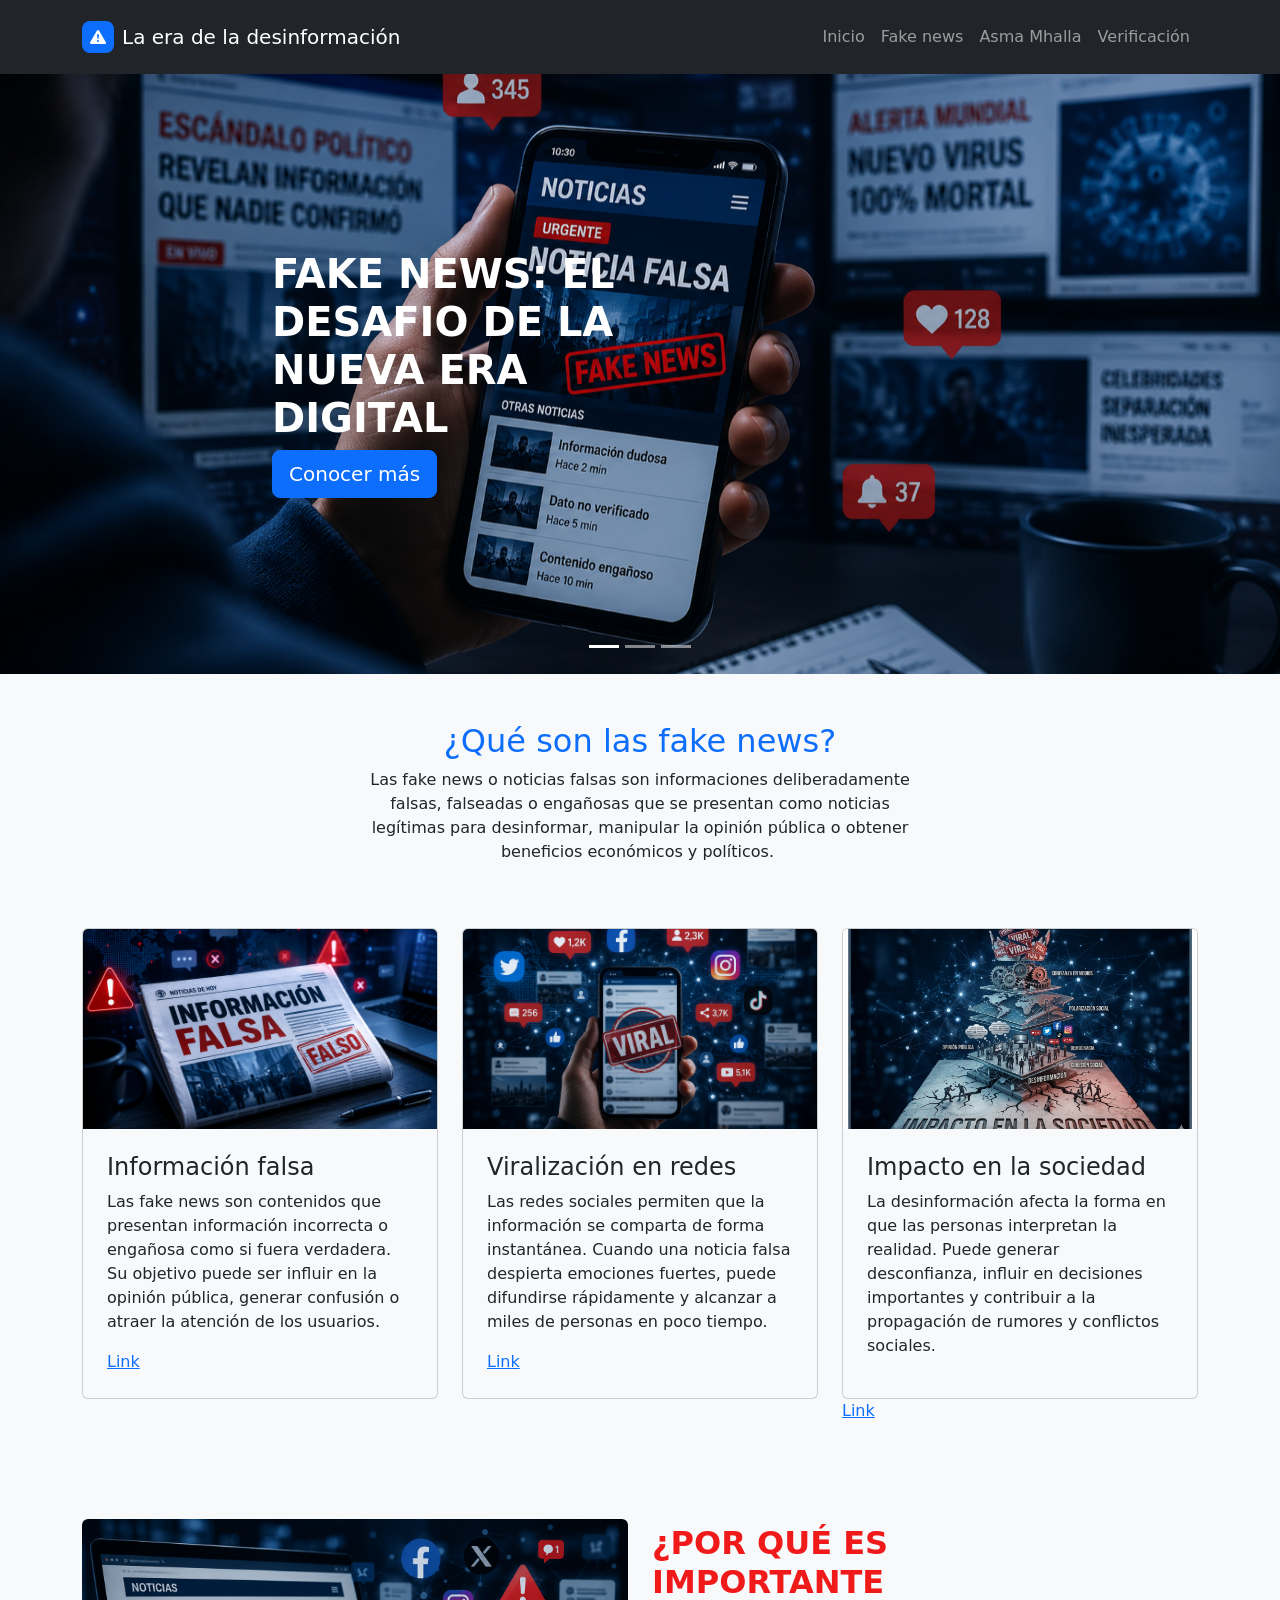
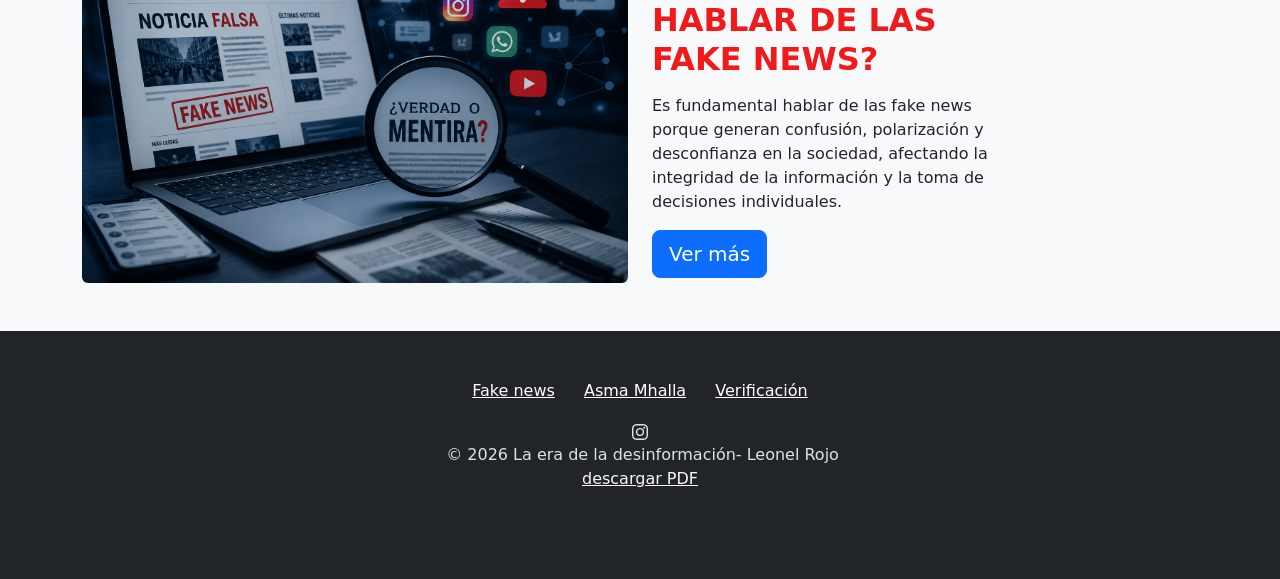
<file: index.html>
<!DOCTYPE html>
<html data-bs-theme="light" lang="en">

<head>
    <meta charset="utf-8">
    <meta name="viewport" content="width=device-width, initial-scale=1.0, shrink-to-fit=no">
    <title>pagina web fake news</title>
    <link rel="stylesheet" href="assets/bootstrap/css/bootstrap.min.css">
    <link rel="stylesheet" href="assets/css/05---npf_fmt-subtitulo-de-Contedo.css">
    <link rel="stylesheet" href="assets/css/Bootstrap-Callout-Info.css">
    <link rel="stylesheet" href="assets/css/bss-overrides.css">
    <link rel="stylesheet" href="assets/css/dh-card-image-left-dark.css">
    <link rel="stylesheet" href="assets/css/Navbar-Centered-Brand-Dark-icons.css">
    <link rel="stylesheet" href="assets/css/Timeline.css">
</head>

<body>
    <nav class="navbar navbar-expand-md bg-dark py-3" data-bs-theme="dark">
        <div class="container"><a class="navbar-brand d-flex align-items-center" href="#"><span class="bs-icon-sm bs-icon-rounded bs-icon-primary d-flex justify-content-center align-items-center me-2 bs-icon"><svg class="bi bi-exclamation-triangle-fill" xmlns="http://www.w3.org/2000/svg" width="1em" height="1em" fill="currentColor" viewBox="0 0 16 16">
                        <path d="M8.982 1.566a1.13 1.13 0 0 0-1.96 0L.165 13.233c-.457.778.091 1.767.98 1.767h13.713c.889 0 1.438-.99.98-1.767L8.982 1.566zM8 5c.535 0 .954.462.9.995l-.35 3.507a.552.552 0 0 1-1.1 0L7.1 5.995A.905.905 0 0 1 8 5m.002 6a1 1 0 1 1 0 2 1 1 0 0 1 0-2"></path>
                    </svg></span><span>La era de la desinformación</span></a><button class="navbar-toggler" data-bs-toggle="collapse" data-bs-target="#navcol-5"><span class="visually-hidden">Toggle navigation</span><span class="navbar-toggler-icon"></span></button>
            <div class="collapse navbar-collapse" id="navcol-5">
                <ul class="navbar-nav ms-auto">
                    <li class="nav-item"><a class="nav-link" href="index.html">Inicio</a></li>
                    <li class="nav-item"><a class="nav-link" href="pagina1.html">Fake news</a></li>
                    <li class="nav-item"><a class="nav-link" href="pagina2.html">Asma Mhalla</a></li>
                    <li class="nav-item"><a class="nav-link" href="pagina3.html">Verificación</a></li>
                </ul>
            </div>
        </div>
    </nav>
    <div class="carousel slide" data-bs-ride="carousel" id="carousel-1" style="height: 600px;">
        <div class="carousel-inner h-100">
            <div class="carousel-item active h-100"><img class="object-fit-cover w-100 d-block position-absolute" src="assets/img/carrusel%201.png" alt="Slide Image" style="z-index: -1;" width="1193" height="615">
                <div class="container d-flex h-100 flex-column justify-content-center">
                    <div class="row">
                        <div class="col-md-6 col-xl-4 offset-md-2">
                            <div style="max-width: 350px;"></div>
                            <h1 class="text-uppercase fw-bold" style="color: rgb(255,255,255);">Fake news: El desafio de la nueva era digital</h1><a class="btn btn-primary btn-lg me-2" role="button" href="https://escuelaelbs.lat/desinformacion-fake-news-era-digital/" target="_blank">Conocer más</a>
                        </div>
                    </div>
                </div>
            </div>
            <div class="carousel-item h-100"><img class="object-fit-cover w-100 d-block position-absolute h-100" src="assets/img/carrusel%202.png" alt="Slide Image" style="z-index: -1;">
                <div class="container d-flex h-100 flex-column justify-content-center">
                    <div class="row">
                        <div class="col-md-6 col-xl-4 offset-md-2">
                            <div style="max-width: 350px;">
                                <h1 class="text-uppercase fw-bold" style="color: rgb(255,255,255);">Redes sociales: el motor de la desinformación</h1><a class="btn btn-primary btn-lg me-2" role="button" href="https://www.puromarketing.com/16/29990/noticias-falsas-circulan-mas-rapido-llegan-mas-gente-redes-sociales.html" target="_blank">Conocer más</a>
                            </div>
                        </div>
                    </div>
                </div>
            </div>
            <div class="carousel-item h-100"><img class="object-fit-cover w-100 d-block position-absolute h-100" src="assets/img/carrusel%203.png" alt="Slide Image" style="z-index: -1;">
                <div class="container d-flex h-100 flex-column justify-content-center">
                    <div class="row">
                        <div class="col-md-6 col-xl-4 offset-md-2">
                            <div style="max-width: 350px;">
                                <h1 class="text-uppercase fw-bold" style="color: rgb(253,254,255);">pensá antes de compartir</h1><a class="btn btn-primary btn-lg me-2" role="button" href="https://www.unicef.org/argentina/para-informarte-busca-mas" target="_blank">Conocer más</a>
                            </div>
                        </div>
                    </div>
                </div>
            </div>
        </div>
        <div><a class="carousel-control-prev" role="button" data-bs-slide="prev" href="#carousel-1"><span class="visually-hidden">Previous</span></a><a class="carousel-control-next" role="button" data-bs-slide="next" href="#carousel-1"><span class="visually-hidden">Next</span></a></div>
        <div class="carousel-indicators"><button type="button" data-bs-target="#carousel-1" data-bs-slide-to="0" class="active"></button> <button type="button" data-bs-target="#carousel-1" data-bs-slide-to="1"></button> <button type="button" data-bs-target="#carousel-1" data-bs-slide-to="2"></button></div>
    </div>
    <div class="container py-4 py-xl-5">
        <div class="row mb-5">
            <div class="col-md-8 col-xl-6 text-center mx-auto">
                <h2 class="text-primary" style="color: rgb(27,128,158);">¿Qué son las fake news?</h2>
                <p>Las fake news o noticias falsas son informaciones deliberadamente falsas, falseadas o engañosas que se presentan como noticias legítimas para desinformar, manipular la opinión pública o obtener beneficios económicos y políticos.&nbsp;</p>
            </div>
        </div>
        <div class="row gy-4 row-cols-1 row-cols-md-2 row-cols-xl-3">
            <div class="col">
                <div class="card"><img class="object-fit-cover card-img-top w-100 d-block" style="height: 200px;" src="assets/img/card1.png">
                    <div class="card-body p-4">
                        <h4 class="text-dark card-title" style="color: var(--bs-gray-dark);">Información falsa</h4>
                        <p class="card-text">Las fake news son contenidos que presentan información incorrecta o engañosa como si fuera verdadera. Su objetivo puede ser influir en la opinión pública, generar confusión o atraer la atención de los usuarios.</p><a href="https://www.ionos.com/es-us/digitalguide/online-marketing/redes-sociales/que-son-las-fake-news/" target="_blank">Link</a>
                    </div>
                </div>
            </div>
            <div class="col">
                <div class="card"><img class="object-fit-cover card-img-top w-100 d-block" style="height: 200px;" src="assets/img/card2.png">
                    <div class="card-body p-4">
                        <h4 class="text-dark card-title" style="color: var(--bs-gray-dark);">Viralización en redes</h4>
                        <p class="card-text">Las redes sociales permiten que la información se comparta de forma instantánea. Cuando una noticia falsa despierta emociones fuertes, puede difundirse rápidamente y alcanzar a miles de personas en poco tiempo.</p><a href="https://www.nacion.com/tecnologia/redes-sociales/en-twitter-las-fake-news-viajan-mas-rapido-y/G7PBUOUHGBATJNT6OXG4WEJ54I/story/" target="_blank">Link</a>
                    </div>
                </div>
            </div>
            <div class="col">
                <div class="card"><img class="object-fit-cover card-img-top w-100 d-block" style="height: 200px;" src="assets/img/card3.png" width="354" height="200">
                    <div class="card-body p-4">
                        <h4 class="text-dark card-title" style="color: var(--bs-gray-dark);">Impacto en la sociedad</h4>
                        <p class="card-text">La desinformación afecta la forma en que las personas interpretan la realidad. Puede generar desconfianza, influir en decisiones importantes y contribuir a la propagación de rumores y conflictos sociales.</p>
                        <div class="d-flex">
                            <div></div>
                        </div>
                    </div>
                </div><a href="https://news.un.org/es/story/2020/09/1481022" target="_blank">Link</a>
            </div>
        </div>
    </div>
    <div class="container py-4 py-xl-5">
        <div class="row gy-4 gy-md-0">
            <div class="col-md-6"><img class="img-fluid object-fit-cover rounded" style="min-height: 300px;" src="assets/img/imagen%20pagina%201%20head.png" width="562" height="376"></div>
            <div class="col-md-6 d-md-flex align-items-md-center">
                <div style="max-width: 350px;">
                    <h2 class="text-uppercase fw-bold" style="color: rgb(241,26,26);">¿Por qué es importante hablar de las fake news?</h2>
                    <p class="my-3">Es fundamental hablar de las fake news porque generan confusión, polarización y desconfianza en la sociedad, afectando la integridad de la información y la toma de decisiones individuales.&nbsp;</p><a class="btn btn-primary btn-lg me-2" role="button" href="pagina1.html">Ver más</a>
                </div>
            </div>
        </div>
    </div>
    <footer class="text-center bg-body" data-bs-theme="dark">
        <div class="container py-4 py-lg-5">
            <ul class="list-inline">
                <li class="list-inline-item me-4"><a class="link-body-emphasis" href="pagina1.html">Fake news</a></li>
                <li class="list-inline-item me-4"><a class="link-body-emphasis" href="pagina2.html">Asma Mhalla</a></li>
                <li class="list-inline-item"><a class="link-body-emphasis" href="pagina3.html">Verificación</a></li>
            </ul><a href="#https://www.instagram.com/comunicacion.unrc/" target="_blank"><svg class="bi bi-instagram text-body" xmlns="http://www.w3.org/2000/svg" width="1em" height="1em" fill="currentColor" viewBox="0 0 16 16">
                    <path d="M8 0C5.829 0 5.556.01 4.703.048 3.85.088 3.269.222 2.76.42a3.917 3.917 0 0 0-1.417.923A3.927 3.927 0 0 0 .42 2.76C.222 3.268.087 3.85.048 4.7.01 5.555 0 5.827 0 8.001c0 2.172.01 2.444.048 3.297.04.852.174 1.433.372 1.942.205.526.478.972.923 1.417.444.445.89.719 1.416.923.51.198 1.09.333 1.942.372C5.555 15.99 5.827 16 8 16s2.444-.01 3.298-.048c.851-.04 1.434-.174 1.943-.372a3.916 3.916 0 0 0 1.416-.923c.445-.445.718-.891.923-1.417.197-.509.332-1.09.372-1.942C15.99 10.445 16 10.173 16 8s-.01-2.445-.048-3.299c-.04-.851-.175-1.433-.372-1.941a3.926 3.926 0 0 0-.923-1.417A3.911 3.911 0 0 0 13.24.42c-.51-.198-1.092-.333-1.943-.372C10.443.01 10.172 0 7.998 0h.003zm-.717 1.442h.718c2.136 0 2.389.007 3.232.046.78.035 1.204.166 1.486.275.373.145.64.319.92.599.28.28.453.546.598.92.11.281.24.705.275 1.485.039.843.047 1.096.047 3.231s-.008 2.389-.047 3.232c-.035.78-.166 1.203-.275 1.485a2.47 2.47 0 0 1-.599.919c-.28.28-.546.453-.92.598-.28.11-.704.24-1.485.276-.843.038-1.096.047-3.232.047s-2.39-.009-3.233-.047c-.78-.036-1.203-.166-1.485-.276a2.478 2.478 0 0 1-.92-.598 2.48 2.48 0 0 1-.6-.92c-.109-.281-.24-.705-.275-1.485-.038-.843-.046-1.096-.046-3.233 0-2.136.008-2.388.046-3.231.036-.78.166-1.204.276-1.486.145-.373.319-.64.599-.92.28-.28.546-.453.92-.598.282-.11.705-.24 1.485-.276.738-.034 1.024-.044 2.515-.045v.002zm4.988 1.328a.96.96 0 1 0 0 1.92.96.96 0 0 0 0-1.92zm-4.27 1.122a4.109 4.109 0 1 0 0 8.217 4.109 4.109 0 0 0 0-8.217zm0 1.441a2.667 2.667 0 1 1 0 5.334 2.667 2.667 0 0 1 0-5.334"></path>
                </svg></a>
            <p class="text-body mb-0">&nbsp;© 2026 La era de la desinformación- Leonel Rojo</p><a class="link-light" target="_blank" href="file:///C:/Users/leo/Desktop/pagina%20web%20fake%20news.pdf">descargar PDF</a>
            <ul class="list-inline">
                <li class="list-inline-item me-4"><a href="#"></a></li>
                <li class="list-inline-item me-4"><a href="#"></a></li>
                <li class="list-inline-item"><a href="#"></a></li>
            </ul>
        </div>
    </footer>
    <script src="assets/bootstrap/js/bootstrap.min.js"></script>
</body>

</html>
</file>
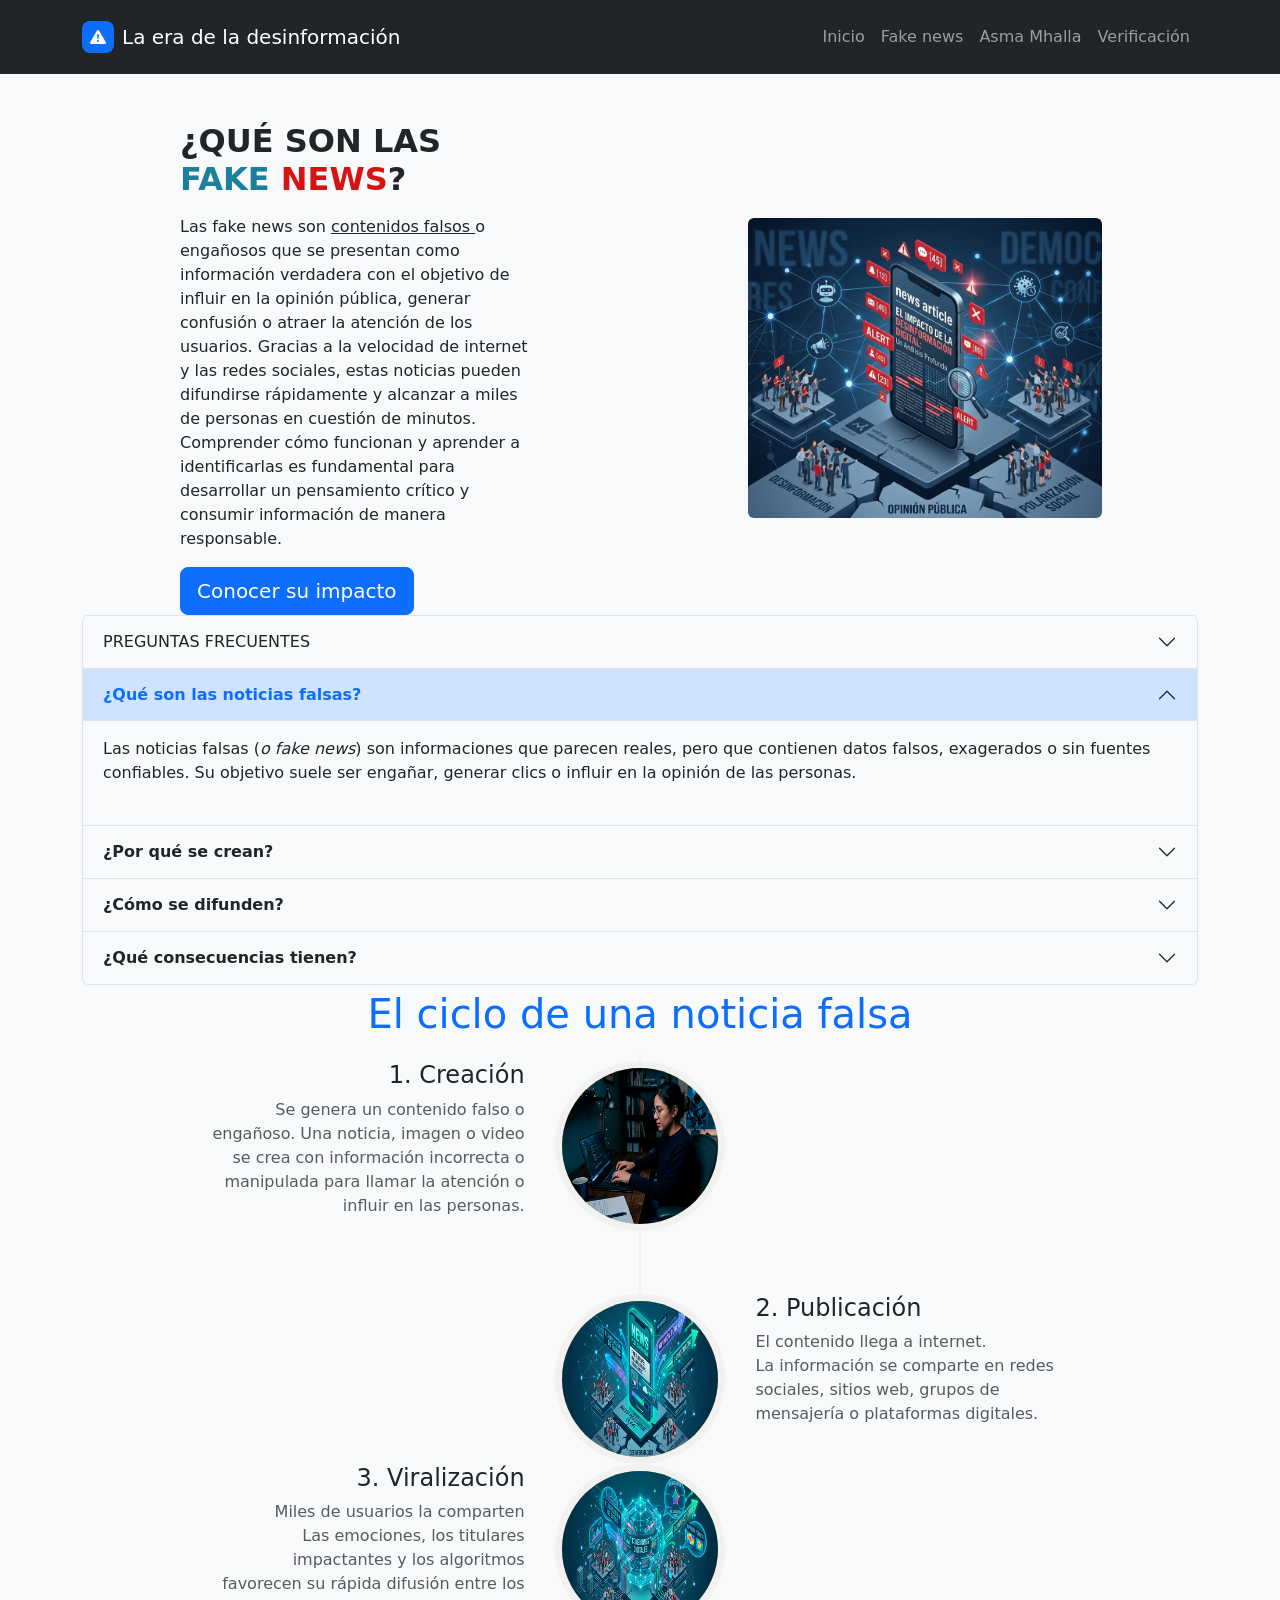
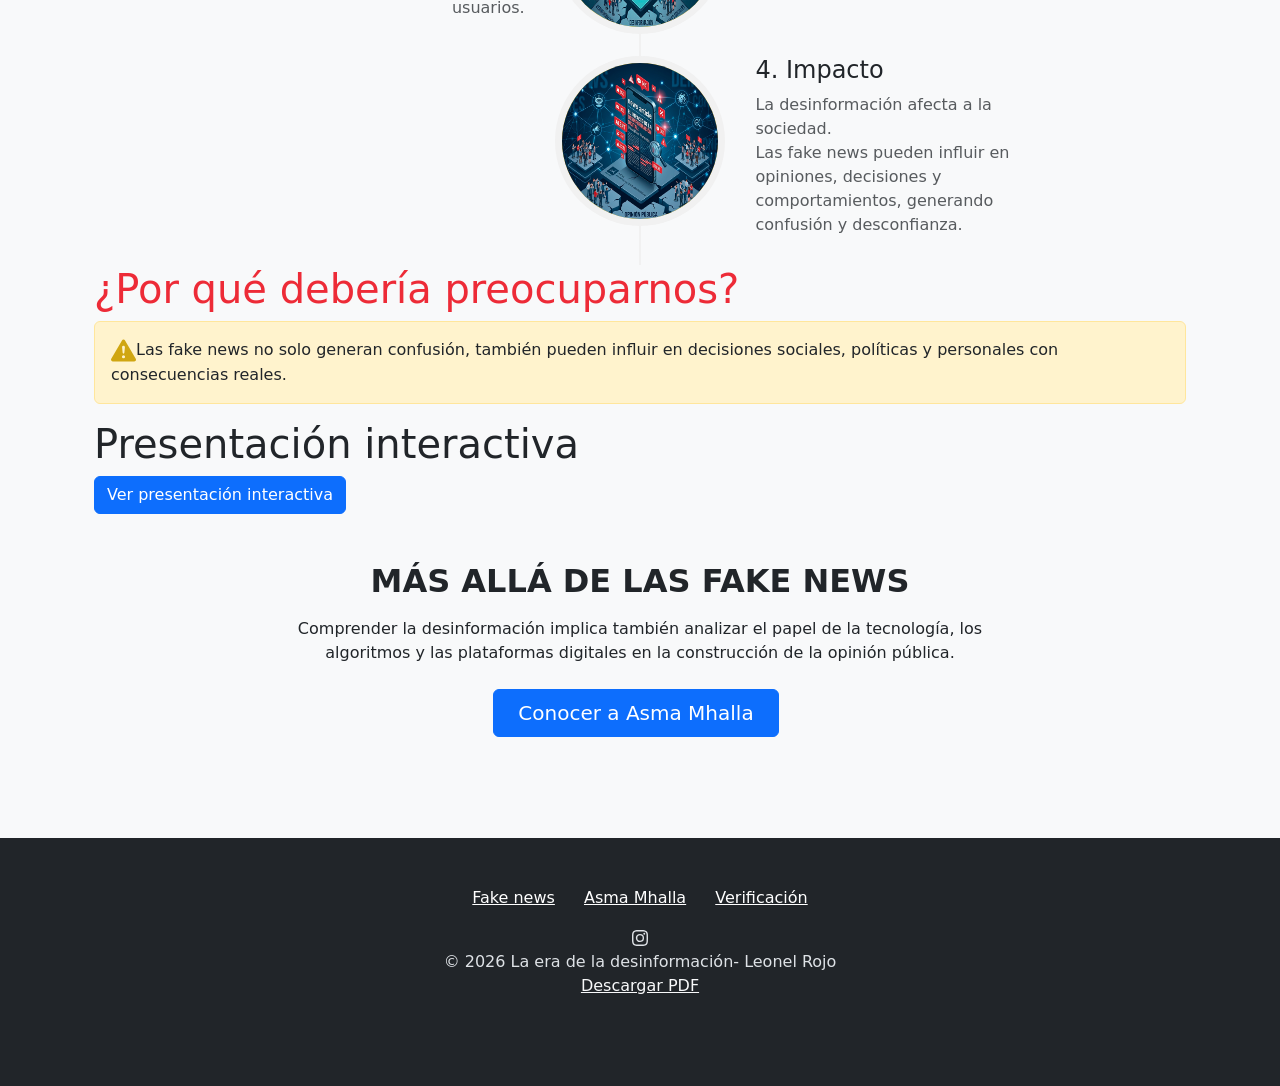
<file: pagina1.html>
<!DOCTYPE html>
<html data-bs-theme="light" lang="en">

<head>
    <meta charset="utf-8">
    <meta name="viewport" content="width=device-width, initial-scale=1.0, shrink-to-fit=no">
    <title>pagina web fake news</title>
    <link rel="stylesheet" href="assets/bootstrap/css/bootstrap.min.css">
    <link rel="stylesheet" href="assets/css/05---npf_fmt-subtitulo-de-Contedo.css">
    <link rel="stylesheet" href="assets/css/Bootstrap-Callout-Info.css">
    <link rel="stylesheet" href="assets/css/bss-overrides.css">
    <link rel="stylesheet" href="assets/css/dh-card-image-left-dark.css">
    <link rel="stylesheet" href="assets/css/Navbar-Centered-Brand-Dark-icons.css">
    <link rel="stylesheet" href="assets/css/Timeline.css">
</head>

<body>
    <nav class="navbar navbar-expand-md bg-dark py-3" data-bs-theme="dark">
        <div class="container"><a class="navbar-brand d-flex align-items-center" href="#"><span class="bs-icon-sm bs-icon-rounded bs-icon-primary d-flex justify-content-center align-items-center me-2 bs-icon"><svg class="bi bi-exclamation-triangle-fill" xmlns="http://www.w3.org/2000/svg" width="1em" height="1em" fill="currentColor" viewBox="0 0 16 16">
                        <path d="M8.982 1.566a1.13 1.13 0 0 0-1.96 0L.165 13.233c-.457.778.091 1.767.98 1.767h13.713c.889 0 1.438-.99.98-1.767L8.982 1.566zM8 5c.535 0 .954.462.9.995l-.35 3.507a.552.552 0 0 1-1.1 0L7.1 5.995A.905.905 0 0 1 8 5m.002 6a1 1 0 1 1 0 2 1 1 0 0 1 0-2"></path>
                    </svg></span><span>La era de la desinformación</span></a><button class="navbar-toggler" data-bs-toggle="collapse" data-bs-target="#navcol-5"><span class="visually-hidden">Toggle navigation</span><span class="navbar-toggler-icon"></span></button>
            <div class="collapse navbar-collapse" id="navcol-5">
                <ul class="navbar-nav ms-auto">
                    <li class="nav-item"><a class="nav-link" href="index.html">Inicio</a></li>
                    <li class="nav-item"><a class="nav-link" href="pagina1.html">Fake news</a></li>
                    <li class="nav-item"><a class="nav-link" href="pagina2.html">Asma Mhalla</a></li>
                    <li class="nav-item"><a class="nav-link" href="pagina3.html">Verificación</a></li>
                </ul>
            </div>
        </div>
    </nav>
    <div class="container py-4 py-xl-5">
        <div class="row gy-4 gy-md-0">
            <div class="col-md-6 text-center text-md-start d-flex d-sm-flex d-md-flex justify-content-center align-items-center justify-content-md-start align-items-md-center justify-content-xl-center">
                <div style="max-width: 350px;">
                    <h2 class="text-uppercase fw-bold text-dark">¿QUÉ SON LAS <span style="color: rgb(27, 128, 158);">FAKE </span><span style="color: rgb(215, 18, 18);">NEWS</span>?</h2>
                    <p class="my-3">Las fake news son <span style="text-decoration: underline;">contenidos falsos </span>o engañosos que se presentan como información verdadera con el objetivo de influir en la opinión pública, generar confusión o atraer la atención de los usuarios. Gracias a la velocidad de internet y las redes sociales, estas noticias pueden difundirse rápidamente y alcanzar a miles de personas en cuestión de minutos. Comprender cómo funcionan y aprender a identificarlas es fundamental para desarrollar un pensamiento crítico y consumir información de manera responsable.</p><a class="btn btn-primary btn-lg me-2" role="button" href="https://iunit.edu.es/noticias/fake-news-el-poder-de-la-desinformacion-en-la-era-digital/" target="_blank">Conocer su impacto</a>
                </div>
            </div>
            <div class="col-md-6">
                <div class="m-xl-5 p-xl-5"><img class="img-fluid object-fit-cover rounded" style="min-height: 300px;" src="assets/img/imagen1pag2.png" width="549" height="387"></div>
            </div>
        </div>
        <div class="accordion" role="tablist" id="accordion-1">
            <div class="accordion-item">
                <h2 class="accordion-header" role="tab"><button class="accordion-button collapsed text-dark" type="button" data-bs-toggle="collapse" data-bs-target="#accordion-1 .item-1" aria-expanded="false" aria-controls="accordion-1 .item-1">PREGUNTAS FRECUENTES</button></h2>
                <div class="accordion-collapse collapse item-1" role="tabpanel" data-bs-parent="#accordion-1">
                    <div class="accordion-body"></div>
                </div>
            </div>
            <div class="accordion-item">
                <h2 class="accordion-header" role="tab"><button class="accordion-button text-primary" type="button" data-bs-toggle="collapse" data-bs-target="#accordion-1 .item-2" aria-expanded="true" aria-controls="accordion-1 .item-2"><strong>¿Qué son las noticias falsas?</strong></button></h2>
                <div class="accordion-collapse collapse show item-2" role="tabpanel" data-bs-parent="#accordion-1">
                    <div class="accordion-body">
                        <p class="mb-0">Las noticias falsas (<em>o fake news</em>) son informaciones que parecen reales, pero que contienen datos falsos, exagerados o sin fuentes confiables. Su objetivo suele ser engañar, generar clics o influir en la opinión de las personas.<br><br></p>
                    </div>
                </div>
            </div>
            <div class="accordion-item">
                <h2 class="accordion-header" role="tab"><button class="accordion-button collapsed" type="button" data-bs-toggle="collapse" data-bs-target="#accordion-1 .item-3" aria-expanded="false" aria-controls="accordion-1 .item-3"><strong>¿Por qué se crean?</strong></button></h2>
                <div class="accordion-collapse collapse item-3" role="tabpanel" data-bs-parent="#accordion-1">
                    <div class="accordion-body">
                        <p class="mb-0">No aparecen por una sola razón, sino por una mezcla de intereses, errores y formas en que funciona internet.<br><br></p>
                    </div>
                </div>
            </div>
            <div class="accordion-item">
                <h2 class="accordion-header" role="tab"><button class="accordion-button collapsed" type="button" data-bs-toggle="collapse" data-bs-target="#accordion-1 .item-4" aria-expanded="false" aria-controls="accordion-1 .item-4"><strong>¿Cómo se difunden?</strong></button></h2>
                <div class="accordion-collapse collapse item-4" role="tabpanel" data-bs-parent="#accordion-1">
                    <div class="accordion-body">
                        <p class="mb-0"><br>&nbsp;Se difunden rápidamente a través de redes sociales, mensajes privados y contenido llamativo que genera reacciones. Su propagación se acelera cuando no se verifica la información antes de compartirla.<br><br></p>
                    </div>
                </div>
            </div>
            <div class="accordion-item">
                <h2 class="accordion-header" role="tab"><button class="accordion-button collapsed" type="button" data-bs-toggle="collapse" data-bs-target="#accordion-1 .item-5" aria-expanded="false" aria-controls="accordion-1 .item-5"><strong>¿Qué consecuencias tienen?</strong></button></h2>
                <div class="accordion-collapse collapse item-5" role="tabpanel" data-bs-parent="#accordion-1">
                    <div class="accordion-body">
                        <p class="mb-0">Estas generan desinformación, miedo y confusión. También pueden dañar reputaciones, manipular opiniones y hacer que la gente pierda confianza en la información real.</p>
                    </div>
                </div>
            </div>
        </div>
        <section id="section-timeline" style="padding: 5px 0px;">
            <div class="container">
                <div class="row">
                    <div class="col col-lg-12 text-center">
                        <h2 class="text-primary section-heading" style="color: rgb(27,128,158);">El ciclo de una noticia falsa</h2>
                    </div>
                </div>
                <div class="row">
                    <div class="col col-lg-12">
                        <ul class="list-group timeline">
                            <li class="list-group-item">
                                <div class="timeline-image"><img class="rounded-circle img-fluid" src="assets/img/list3.png" width="160" height="160"></div>
                                <div class="timeline-panel">
                                    <div class="timeline-heading">
                                        <h4 class="text-dark subheading" style="color: var(--bs-secondary);">1. Creación</h4>
                                    </div>
                                    <p class="text-muted">Se genera un contenido falso o engañoso. Una noticia, imagen o video se crea con información incorrecta o manipulada para llamar la atención o influir en las personas.<br>&nbsp; &nbsp; &nbsp; &nbsp; &nbsp; &nbsp; &nbsp; &nbsp; &nbsp; &nbsp; &nbsp; &nbsp; &nbsp; &nbsp; &nbsp; &nbsp; &nbsp; &nbsp; &nbsp;&nbsp;</p>
                                    <div class="timeline-body"></div>
                                </div>
                            </li>
                            <li class="list-group-item timeline-inverted">
                                <div class="timeline-image"><img class="rounded-circle img-fluid" src="assets/img/list%202.png" width="160" height="160"></div>
                                <div class="timeline-panel">
                                    <div class="timeline-heading">
                                        <h4 class="text-dark subheading" style="color: var(--bs-secondary);">2. Publicación</h4>
                                    </div>
                                    <div class="timeline-body">
                                        <p class="text-muted">El contenido llega a internet.<br>La información se comparte en redes sociales, sitios web, grupos de mensajería o plataformas digitales.</p>
                                    </div>
                                </div>
                            </li>
                            <li class="list-group-item">
                                <div class="timeline-image"><img class="rounded-circle img-fluid" width="600" height="600" src="assets/img/list1.png"></div>
                                <div class="timeline-panel">
                                    <div class="timeline-heading">
                                        <h4 class="text-dark subheading" style="color: var(--bs-secondary);">3. Viralización</h4>
                                    </div>
                                    <div class="timeline-body">
                                        <p class="text-muted">Miles de usuarios la comparten<br>Las emociones, los titulares impactantes y los algoritmos favorecen su rápida difusión entre los usuarios.</p>
                                    </div>
                                </div>
                            </li>
                            <li class="list-group-item timeline-inverted">
                                <div class="timeline-image"><img class="rounded-circle img-fluid" width="600" height="600" src="assets/img/list4.png"></div>
                                <div class="timeline-panel">
                                    <div class="timeline-heading">
                                        <h4 class="text-dark subheading" style="color: var(--bs-secondary);">4. Impacto</h4>
                                    </div>
                                    <div class="timeline-body">
                                        <p class="text-muted">La desinformación afecta a la sociedad.<br>Las fake news pueden influir en opiniones, decisiones y comportamientos, generando confusión y desconfianza.</p>
                                    </div>
                                </div>
                            </li>
                        </ul>
                    </div>
                </div>
                <h1 style="color: rgb(237,43,55);">¿Por qué debería preocuparnos?</h1>
                <div class="alert alert-warning" role="alert"><svg class="bi bi-exclamation-triangle-fill" xmlns="http://www.w3.org/2000/svg" width="1em" height="1em" fill="currentColor" viewBox="0 0 16 16" style="color: rgb(208,166,17);font-size: 25px;">
                        <path d="M8.982 1.566a1.13 1.13 0 0 0-1.96 0L.165 13.233c-.457.778.091 1.767.98 1.767h13.713c.889 0 1.438-.99.98-1.767L8.982 1.566zM8 5c.535 0 .954.462.9.995l-.35 3.507a.552.552 0 0 1-1.1 0L7.1 5.995A.905.905 0 0 1 8 5m.002 6a1 1 0 1 1 0 2 1 1 0 0 1 0-2"></path>
                    </svg><span class="text-dark">Las fake news no solo generan confusión, también pueden influir en decisiones sociales, políticas y personales con consecuencias reales.</span></div>
                <div>
                    <h1 class="text-dark">Presentación interactiva</h1>
                </div><a class="btn btn-primary" role="button" href="https://view.genially.com/6ae4c8ca978775ef745d6e11" target="_blank">Ver presentación interactiva</a>
                <section class="py-4 py-xl-5">
                    <div class="container h-100">
                        <div class="row h-100">
                            <div class="col-md-10 col-xl-8 text-center d-flex d-sm-flex d-md-flex justify-content-center align-items-center justify-content-md-start align-items-md-center justify-content-xl-center mx-auto">
                                <div>
                                    <h2 class="text-uppercase fw-bold text-dark mb-3">Más allá de las Fake News</h2>
                                    <p class="mb-4">Comprender la desinformación implica también analizar el papel de la tecnología, los algoritmos y las plataformas digitales en la construcción de la opinión pública.</p><a class="btn btn-primary fs-5 me-2 px-4 py-2" role="button" href="pagina2.html" style="padding: -3px 24px;">Conocer a Asma Mhalla</a>
                                </div>
                            </div>
                        </div>
                    </div>
                </section>
            </div>
        </section>
    </div>
    <footer class="text-center bg-body" data-bs-theme="dark">
        <div class="container py-4 py-lg-5">
            <ul class="list-inline">
                <li class="list-inline-item me-4"><a class="link-body-emphasis" href="pagina1.html">Fake news</a></li>
                <li class="list-inline-item me-4"><a class="link-body-emphasis" href="pagina2.html">Asma Mhalla</a></li>
                <li class="list-inline-item"><a class="link-body-emphasis" href="pagina3.html">Verificación</a></li>
            </ul><a href="#https://www.instagram.com/comunicacion.unrc/" target="_blank"><svg class="bi bi-instagram text-body" xmlns="http://www.w3.org/2000/svg" width="1em" height="1em" fill="currentColor" viewBox="0 0 16 16">
                    <path d="M8 0C5.829 0 5.556.01 4.703.048 3.85.088 3.269.222 2.76.42a3.917 3.917 0 0 0-1.417.923A3.927 3.927 0 0 0 .42 2.76C.222 3.268.087 3.85.048 4.7.01 5.555 0 5.827 0 8.001c0 2.172.01 2.444.048 3.297.04.852.174 1.433.372 1.942.205.526.478.972.923 1.417.444.445.89.719 1.416.923.51.198 1.09.333 1.942.372C5.555 15.99 5.827 16 8 16s2.444-.01 3.298-.048c.851-.04 1.434-.174 1.943-.372a3.916 3.916 0 0 0 1.416-.923c.445-.445.718-.891.923-1.417.197-.509.332-1.09.372-1.942C15.99 10.445 16 10.173 16 8s-.01-2.445-.048-3.299c-.04-.851-.175-1.433-.372-1.941a3.926 3.926 0 0 0-.923-1.417A3.911 3.911 0 0 0 13.24.42c-.51-.198-1.092-.333-1.943-.372C10.443.01 10.172 0 7.998 0h.003zm-.717 1.442h.718c2.136 0 2.389.007 3.232.046.78.035 1.204.166 1.486.275.373.145.64.319.92.599.28.28.453.546.598.92.11.281.24.705.275 1.485.039.843.047 1.096.047 3.231s-.008 2.389-.047 3.232c-.035.78-.166 1.203-.275 1.485a2.47 2.47 0 0 1-.599.919c-.28.28-.546.453-.92.598-.28.11-.704.24-1.485.276-.843.038-1.096.047-3.232.047s-2.39-.009-3.233-.047c-.78-.036-1.203-.166-1.485-.276a2.478 2.478 0 0 1-.92-.598 2.48 2.48 0 0 1-.6-.92c-.109-.281-.24-.705-.275-1.485-.038-.843-.046-1.096-.046-3.233 0-2.136.008-2.388.046-3.231.036-.78.166-1.204.276-1.486.145-.373.319-.64.599-.92.28-.28.546-.453.92-.598.282-.11.705-.24 1.485-.276.738-.034 1.024-.044 2.515-.045v.002zm4.988 1.328a.96.96 0 1 0 0 1.92.96.96 0 0 0 0-1.92zm-4.27 1.122a4.109 4.109 0 1 0 0 8.217 4.109 4.109 0 0 0 0-8.217zm0 1.441a2.667 2.667 0 1 1 0 5.334 2.667 2.667 0 0 1 0-5.334"></path>
                </svg></a>
            <p class="text-body mb-0">© 2026 La era de la desinformación- Leonel Rojo</p><a class="link-light" href="file:///C:/Users/leo/Desktop/pagina%20web%20fake%20news.pdf" target="_blank">Descargar PDF</a>
            <ul class="list-inline">
                <li class="list-inline-item me-4"><a href="#"></a></li>
                <li class="list-inline-item me-4"><a href="#"></a></li>
                <li class="list-inline-item"><a href="#"></a></li>
            </ul>
        </div>
    </footer>
    <script src="assets/bootstrap/js/bootstrap.min.js"></script>
</body>

</html>
</file>
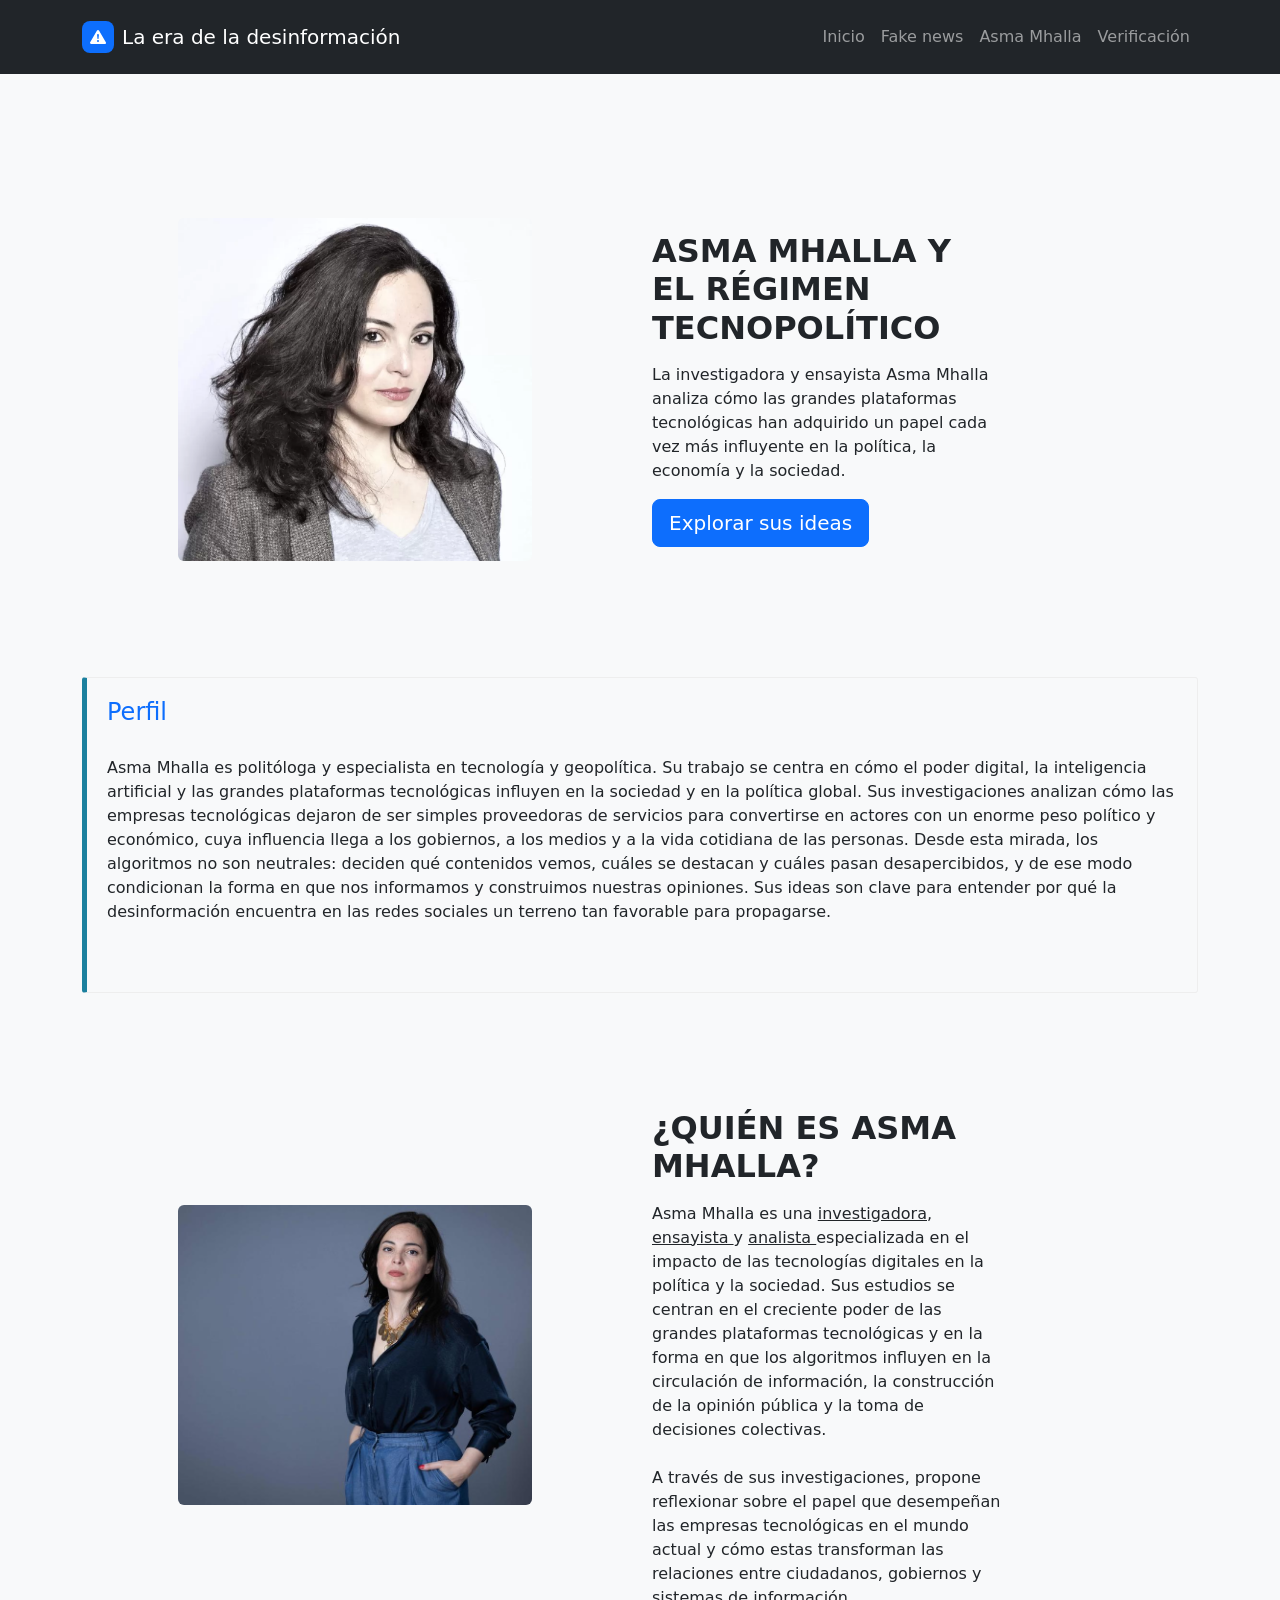
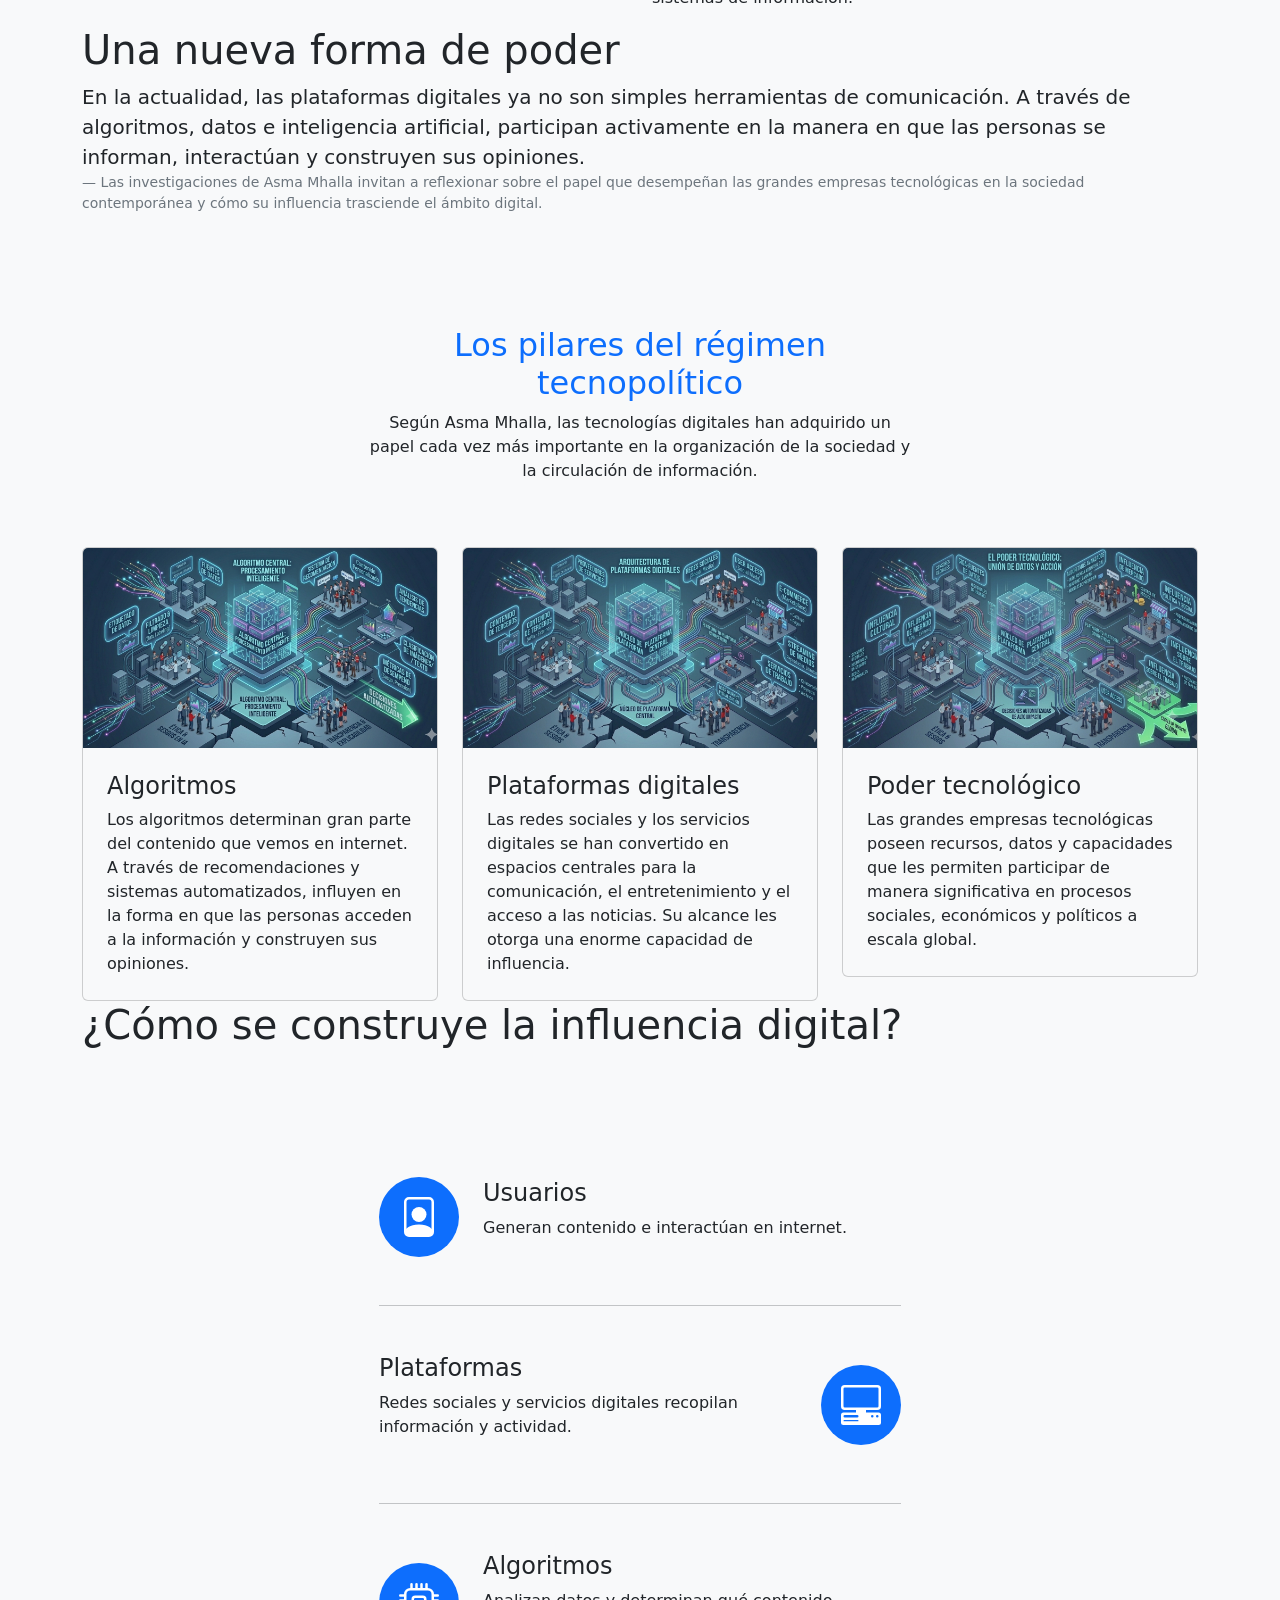
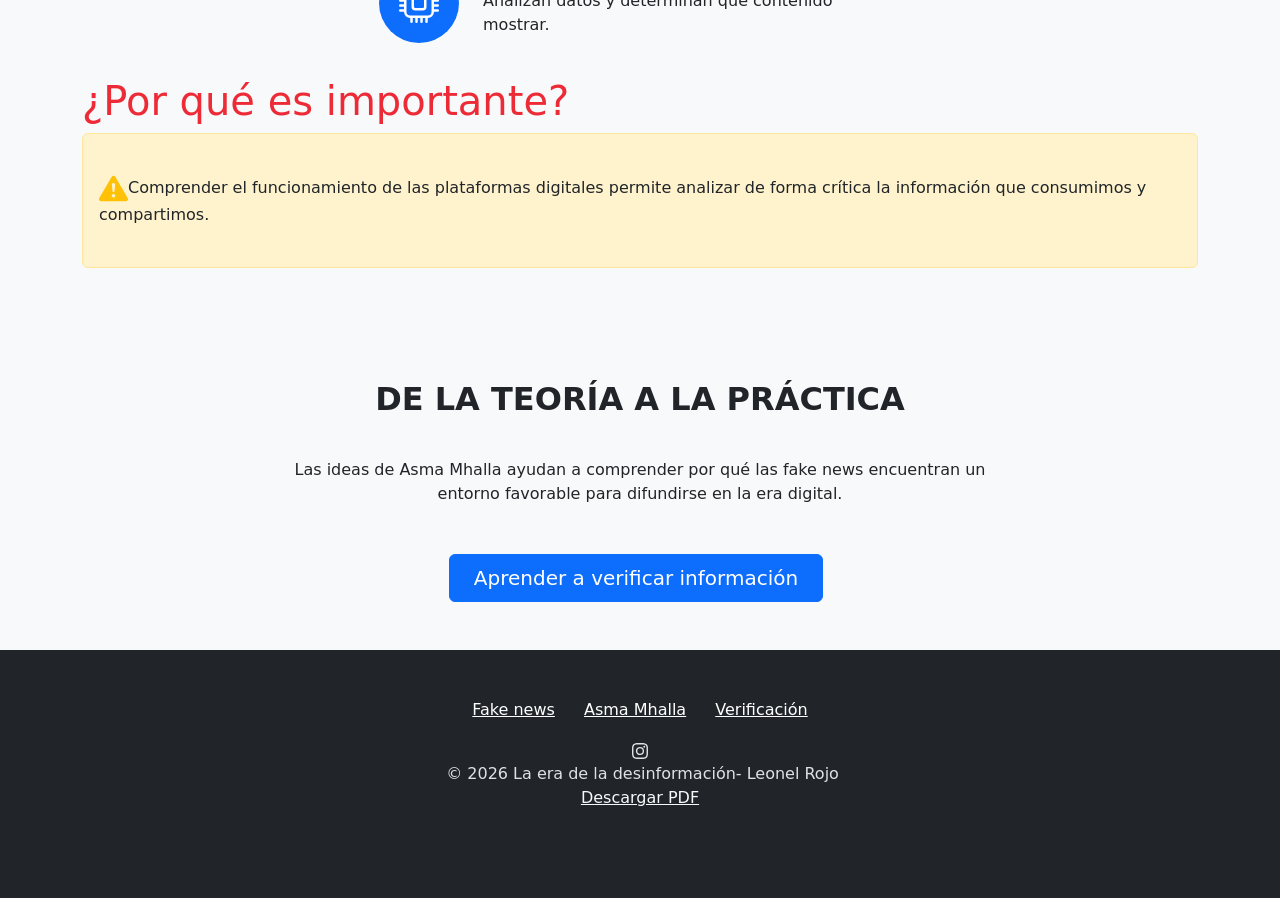
<file: pagina2.html>
<!DOCTYPE html>
<html data-bs-theme="light" lang="en">

<head>
    <meta charset="utf-8">
    <meta name="viewport" content="width=device-width, initial-scale=1.0, shrink-to-fit=no">
    <title>pagina web fake news</title>
    <link rel="stylesheet" href="assets/bootstrap/css/bootstrap.min.css">
    <link rel="stylesheet" href="assets/css/05---npf_fmt-subtitulo-de-Contedo.css">
    <link rel="stylesheet" href="assets/css/Bootstrap-Callout-Info.css">
    <link rel="stylesheet" href="assets/css/bss-overrides.css">
    <link rel="stylesheet" href="assets/css/dh-card-image-left-dark.css">
    <link rel="stylesheet" href="assets/css/Navbar-Centered-Brand-Dark-icons.css">
    <link rel="stylesheet" href="assets/css/Timeline.css">
</head>

<body>
    <nav class="navbar navbar-expand-md bg-dark py-3" data-bs-theme="dark">
        <div class="container"><a class="navbar-brand d-flex align-items-center" href="#"><span class="bs-icon-sm bs-icon-rounded bs-icon-primary d-flex justify-content-center align-items-center me-2 bs-icon"><svg class="bi bi-exclamation-triangle-fill" xmlns="http://www.w3.org/2000/svg" width="1em" height="1em" fill="currentColor" viewBox="0 0 16 16">
                        <path d="M8.982 1.566a1.13 1.13 0 0 0-1.96 0L.165 13.233c-.457.778.091 1.767.98 1.767h13.713c.889 0 1.438-.99.98-1.767L8.982 1.566zM8 5c.535 0 .954.462.9.995l-.35 3.507a.552.552 0 0 1-1.1 0L7.1 5.995A.905.905 0 0 1 8 5m.002 6a1 1 0 1 1 0 2 1 1 0 0 1 0-2"></path>
                    </svg></span><span>La era de la desinformación</span></a><button class="navbar-toggler" data-bs-toggle="collapse" data-bs-target="#navcol-5"><span class="visually-hidden">Toggle navigation</span><span class="navbar-toggler-icon"></span></button>
            <div class="collapse navbar-collapse" id="navcol-5">
                <ul class="navbar-nav ms-auto">
                    <li class="nav-item"><a class="nav-link" href="index.html">Inicio</a></li>
                    <li class="nav-item"><a class="nav-link" href="pagina1.html">Fake news</a></li>
                    <li class="nav-item"><a class="nav-link" href="pagina2.html">Asma Mhalla</a></li>
                    <li class="nav-item"><a class="nav-link" href="pagina3.html">Verificación</a></li>
                </ul>
            </div>
        </div>
    </nav>
    <div class="container py-4 py-xl-5">
        <div class="row gy-4 gy-md-0">
            <div class="col-md-6 text-primary">
                <div class="m-xl-5 p-xl-5"><img class="img-fluid object-fit-cover rounded w-100" style="min-height: 300px;" src="assets/img/asma.webp"></div>
            </div>
            <div class="col-md-6 d-md-flex align-items-md-center">
                <div style="max-width: 350px;">
                    <h2 class="text-uppercase fw-bold text-dark">Asma Mhalla y el régimen tecnopolítico</h2>
                    <p class="my-3">La investigadora y ensayista Asma Mhalla analiza cómo las grandes plataformas tecnológicas han adquirido un papel cada vez más influyente en la política, la economía y la sociedad.</p><a class="btn btn-primary btn-lg me-2" role="button" href="https://riobelbo.com/2025/10/29/cyberpunk-el-nuevo-sistema-totalitario/" target="_blank">Explorar sus ideas</a>
                </div>
            </div>
        </div>
        <div class="bs-callout bs-callout-info">
            <h4 class="text-primary" style="color: rgb(27, 128, 158);">Perfil</h4>
            <p><br>Asma Mhalla es politóloga y especialista en tecnología y geopolítica. Su trabajo se centra en cómo el poder digital, la inteligencia artificial y las grandes plataformas tecnológicas influyen en la sociedad y en la política global. Sus investigaciones analizan cómo las empresas tecnológicas dejaron de ser simples proveedoras de servicios para convertirse en actores con un enorme peso político y económico, cuya influencia llega a los gobiernos, a los medios y a la vida cotidiana de las personas. Desde esta mirada, los algoritmos no son neutrales: deciden qué contenidos vemos, cuáles se destacan y cuáles pasan desapercibidos, y de ese modo condicionan la forma en que nos informamos y construimos nuestras opiniones. Sus ideas son clave para entender por qué la desinformación encuentra en las redes sociales un terreno tan favorable para propagarse.<br><br><br></p>
        </div>
    </div>
    <div class="container py-4 py-xl-5">
        <div class="row gy-4 gy-md-0">
            <div class="col-md-6">
                <div class="m-xl-5 p-xl-5"><img class="img-fluid object-fit-cover rounded" style="min-height: 300px;" src="assets/img/ASMA2.jpg" width="465" height="474"></div>
            </div>
            <div class="col-md-6 d-md-flex align-items-md-center">
                <div style="max-width: 350px;">
                    <h2 class="text-uppercase fw-bold text-dark">¿QUIÉN ES ASMA MHALLA?</h2>
                    <p class="my-3">Asma Mhalla es una <span style="text-decoration: underline;">investigadora</span>, <span style="text-decoration: underline;">ensayista </span>y <span style="text-decoration: underline;">analista </span>especializada en el impacto de las tecnologías digitales en la política y la sociedad. Sus estudios se centran en el creciente poder de las grandes plataformas tecnológicas y en la forma en que los algoritmos influyen en la circulación de información, la construcción de la opinión pública y la toma de decisiones colectivas.<br><br>A través de sus investigaciones, propone reflexionar sobre el papel que desempeñan las empresas tecnológicas en el mundo actual y cómo estas transforman las relaciones entre ciudadanos, gobiernos y sistemas de información.</p>
                </div>
            </div>
        </div>
        <h1 class="text-dark">Una nueva forma de poder</h1>
        <figure>
            <blockquote class="blockquote">
                <p class="mb-0">En la actualidad, las plataformas digitales ya no son simples herramientas de comunicación. A través de algoritmos, datos e inteligencia artificial, participan activamente en la manera en que las personas se informan, interactúan y construyen sus opiniones.</p>
            </blockquote>
            <figcaption class="blockquote-footer">Las investigaciones de Asma Mhalla invitan a reflexionar sobre el papel que desempeñan las grandes empresas tecnológicas en la sociedad contemporánea y cómo su influencia trasciende el ámbito digital.</figcaption>
        </figure>
    </div>
    <div class="container py-4 py-xl-5">
        <div class="row mb-5">
            <div class="col-md-8 col-xl-6 text-center mx-auto">
                <h2 class="text-primary" style="border-color: var(--bs-primary);color: rgb(27,128,158);">Los pilares del régimen tecnopolítico</h2>
                <p>Según Asma Mhalla, las tecnologías digitales han adquirido un papel cada vez más importante en la organización de la sociedad y la circulación de información.</p>
            </div>
        </div>
        <div class="row gy-4 row-cols-1 row-cols-md-2 row-cols-xl-3">
            <div class="col">
                <div class="card"><img class="object-fit-cover card-img-top w-100 d-block" style="height: 200px;" src="assets/img/card1pag2.png">
                    <div class="card-body p-4">
                        <h4 class="text-dark card-title" style="color: var(--bs-secondary);">Algoritmos</h4>
                        <p class="card-text">Los algoritmos determinan gran parte del contenido que vemos en internet. A través de recomendaciones y sistemas automatizados, influyen en la forma en que las personas acceden a la información y construyen sus opiniones.</p>
                    </div>
                </div>
            </div>
            <div class="col">
                <div class="card"><img class="object-fit-cover card-img-top w-100 d-block" style="height: 200px;" src="assets/img/card2pag2.png">
                    <div class="card-body p-4">
                        <h4 class="text-dark card-title" style="color: var(--bs-secondary);">Plataformas digitales</h4>
                        <p class="card-text">Las redes sociales y los servicios digitales se han convertido en espacios centrales para la comunicación, el entretenimiento y el acceso a las noticias. Su alcance les otorga una enorme capacidad de influencia.</p>
                    </div>
                </div>
            </div>
            <div class="col">
                <div class="card"><img class="object-fit-cover card-img-top w-100 d-block" style="height: 200px;" src="assets/img/card3pag2.png">
                    <div class="card-body p-4">
                        <h4 class="text-dark card-title" style="color: var(--bs-secondary);">Poder tecnológico</h4>
                        <p class="card-text">Las grandes empresas tecnológicas poseen recursos, datos y capacidades que les permiten participar de manera significativa en procesos sociales, económicos y políticos a escala global.</p>
                    </div>
                </div>
            </div>
        </div>
        <h1 class="text-dark">¿Cómo se construye la influencia digital?</h1>
    </div>
    <div class="container py-4 py-xl-5">
        <div class="row">
            <div class="col-md-8 col-xl-6 p-4 mx-auto">
                <div class="d-flex align-items-center align-items-md-start align-items-xl-center">
                    <div class="bs-icon-xl bs-icon-circle bs-icon-primary d-flex flex-shrink-0 justify-content-center align-items-center me-4 d-inline-block bs-icon"><svg class="bi bi-file-person" xmlns="http://www.w3.org/2000/svg" width="1em" height="1em" fill="currentColor" viewBox="0 0 16 16">
                            <path d="M12 1a1 1 0 0 1 1 1v10.755S12 11 8 11s-5 1.755-5 1.755V2a1 1 0 0 1 1-1zM4 0a2 2 0 0 0-2 2v12a2 2 0 0 0 2 2h8a2 2 0 0 0 2-2V2a2 2 0 0 0-2-2z"></path>
                            <path d="M8 10a3 3 0 1 0 0-6 3 3 0 0 0 0 6"></path>
                        </svg></div>
                    <div>
                        <h4 class="text-dark" style="color: var(--bs-secondary);">Usuarios</h4>
                        <p>Generan contenido e interactúan en internet.</p>
                    </div>
                </div>
                <hr class="my-5">
                <div class="d-flex align-items-center align-items-md-start align-items-xl-center">
                    <div class="bs-icon-xl bs-icon-circle bs-icon-primary d-flex flex-shrink-0 justify-content-center align-items-center order-last ms-4 d-inline-block bs-icon"><svg class="bi bi-pc-display-horizontal" xmlns="http://www.w3.org/2000/svg" width="1em" height="1em" fill="currentColor" viewBox="0 0 16 16">
                            <path d="M1.5 0A1.5 1.5 0 0 0 0 1.5v7A1.5 1.5 0 0 0 1.5 10H6v1H1a1 1 0 0 0-1 1v3a1 1 0 0 0 1 1h14a1 1 0 0 0 1-1v-3a1 1 0 0 0-1-1h-5v-1h4.5A1.5 1.5 0 0 0 16 8.5v-7A1.5 1.5 0 0 0 14.5 0zm0 1h13a.5.5 0 0 1 .5.5v7a.5.5 0 0 1-.5.5h-13a.5.5 0 0 1-.5-.5v-7a.5.5 0 0 1 .5-.5M12 12.5a.5.5 0 1 1 1 0 .5.5 0 0 1-1 0m2 0a.5.5 0 1 1 1 0 .5.5 0 0 1-1 0M1.5 12h5a.5.5 0 0 1 0 1h-5a.5.5 0 0 1 0-1M1 14.25a.25.25 0 0 1 .25-.25h5.5a.25.25 0 1 1 0 .5h-5.5a.25.25 0 0 1-.25-.25"></path>
                        </svg></div>
                    <div>
                        <h4 class="text-dark" style="color: var(--bs-secondary);">Plataformas</h4>
                        <p>Redes sociales y servicios digitales recopilan información y actividad.</p>
                    </div>
                </div>
                <hr class="my-5">
                <div class="d-flex align-items-center align-items-md-start align-items-xl-center">
                    <div class="bs-icon-xl bs-icon-circle bs-icon-primary d-flex flex-shrink-0 justify-content-center align-items-center me-4 d-inline-block bs-icon"><svg class="bi bi-cpu" xmlns="http://www.w3.org/2000/svg" width="1em" height="1em" fill="currentColor" viewBox="0 0 16 16">
                            <path d="M5 0a.5.5 0 0 1 .5.5V2h1V.5a.5.5 0 0 1 1 0V2h1V.5a.5.5 0 0 1 1 0V2h1V.5a.5.5 0 0 1 1 0V2A2.5 2.5 0 0 1 14 4.5h1.5a.5.5 0 0 1 0 1H14v1h1.5a.5.5 0 0 1 0 1H14v1h1.5a.5.5 0 0 1 0 1H14v1h1.5a.5.5 0 0 1 0 1H14a2.5 2.5 0 0 1-2.5 2.5v1.5a.5.5 0 0 1-1 0V14h-1v1.5a.5.5 0 0 1-1 0V14h-1v1.5a.5.5 0 0 1-1 0V14h-1v1.5a.5.5 0 0 1-1 0V14A2.5 2.5 0 0 1 2 11.5H.5a.5.5 0 0 1 0-1H2v-1H.5a.5.5 0 0 1 0-1H2v-1H.5a.5.5 0 0 1 0-1H2v-1H.5a.5.5 0 0 1 0-1H2A2.5 2.5 0 0 1 4.5 2V.5A.5.5 0 0 1 5 0m-.5 3A1.5 1.5 0 0 0 3 4.5v7A1.5 1.5 0 0 0 4.5 13h7a1.5 1.5 0 0 0 1.5-1.5v-7A1.5 1.5 0 0 0 11.5 3zM5 6.5A1.5 1.5 0 0 1 6.5 5h3A1.5 1.5 0 0 1 11 6.5v3A1.5 1.5 0 0 1 9.5 11h-3A1.5 1.5 0 0 1 5 9.5zM6.5 6a.5.5 0 0 0-.5.5v3a.5.5 0 0 0 .5.5h3a.5.5 0 0 0 .5-.5v-3a.5.5 0 0 0-.5-.5z"></path>
                        </svg></div>
                    <div>
                        <h4 class="text-dark">Algoritmos</h4>
                        <p>Analizan datos y determinan qué contenido mostrar.</p>
                    </div>
                </div>
            </div>
        </div>
        <h1 style="color: rgb(237,43,55);">¿Por qué es importante?</h1>
        <div class="alert alert-warning text-warning" role="alert"><span class="text-dark"><br><svg class="bi bi-exclamation-triangle-fill" xmlns="http://www.w3.org/2000/svg" width="1em" height="1em" fill="currentColor" viewBox="0 0 16 16" style="font-size: 29px;color: var(--bs-warning);">
                    <path d="M8.982 1.566a1.13 1.13 0 0 0-1.96 0L.165 13.233c-.457.778.091 1.767.98 1.767h13.713c.889 0 1.438-.99.98-1.767L8.982 1.566zM8 5c.535 0 .954.462.9.995l-.35 3.507a.552.552 0 0 1-1.1 0L7.1 5.995A.905.905 0 0 1 8 5m.002 6a1 1 0 1 1 0 2 1 1 0 0 1 0-2"></path>
                </svg>Comprender el funcionamiento de las plataformas digitales permite analizar de forma crítica la información que consumimos y compartimos.<br><br></span></div>
    </div>
    <section class="py-4 py-xl-5">
        <div class="container h-100">
            <div class="row h-100">
                <div class="col-md-10 col-xl-8 text-center d-flex d-sm-flex d-md-flex justify-content-center align-items-center justify-content-md-start align-items-md-center justify-content-xl-center mx-auto">
                    <div>
                        <h2 class="text-uppercase fw-bold text-dark mb-3">DE LA TEORíA A LA PRÁCTICA</h2>
                        <p class="mb-4"><br>Las ideas de Asma Mhalla ayudan a comprender por qué las fake news encuentran un entorno favorable para difundirse en la era digital.<br><br></p><a class="btn btn-primary fs-5 me-2 px-4 py-2" role="button" href="pagina3.html">Aprender a verificar información</a>
                    </div>
                </div>
            </div>
        </div>
    </section>
    <footer class="text-center bg-body" data-bs-theme="dark">
        <div class="container py-4 py-lg-5">
            <ul class="list-inline">
                <li class="list-inline-item me-4"><a class="link-body-emphasis" href="pagina1.html">Fake news</a></li>
                <li class="list-inline-item me-4"><a class="link-body-emphasis" href="pagina2.html">Asma Mhalla</a></li>
                <li class="list-inline-item"><a class="link-body-emphasis" href="pagina3.html">Verificación</a></li>
            </ul><a href="#https://www.instagram.com/comunicacion.unrc/" target="_blank"><svg class="bi bi-instagram text-body" xmlns="http://www.w3.org/2000/svg" width="1em" height="1em" fill="currentColor" viewBox="0 0 16 16">
                    <path d="M8 0C5.829 0 5.556.01 4.703.048 3.85.088 3.269.222 2.76.42a3.917 3.917 0 0 0-1.417.923A3.927 3.927 0 0 0 .42 2.76C.222 3.268.087 3.85.048 4.7.01 5.555 0 5.827 0 8.001c0 2.172.01 2.444.048 3.297.04.852.174 1.433.372 1.942.205.526.478.972.923 1.417.444.445.89.719 1.416.923.51.198 1.09.333 1.942.372C5.555 15.99 5.827 16 8 16s2.444-.01 3.298-.048c.851-.04 1.434-.174 1.943-.372a3.916 3.916 0 0 0 1.416-.923c.445-.445.718-.891.923-1.417.197-.509.332-1.09.372-1.942C15.99 10.445 16 10.173 16 8s-.01-2.445-.048-3.299c-.04-.851-.175-1.433-.372-1.941a3.926 3.926 0 0 0-.923-1.417A3.911 3.911 0 0 0 13.24.42c-.51-.198-1.092-.333-1.943-.372C10.443.01 10.172 0 7.998 0h.003zm-.717 1.442h.718c2.136 0 2.389.007 3.232.046.78.035 1.204.166 1.486.275.373.145.64.319.92.599.28.28.453.546.598.92.11.281.24.705.275 1.485.039.843.047 1.096.047 3.231s-.008 2.389-.047 3.232c-.035.78-.166 1.203-.275 1.485a2.47 2.47 0 0 1-.599.919c-.28.28-.546.453-.92.598-.28.11-.704.24-1.485.276-.843.038-1.096.047-3.232.047s-2.39-.009-3.233-.047c-.78-.036-1.203-.166-1.485-.276a2.478 2.478 0 0 1-.92-.598 2.48 2.48 0 0 1-.6-.92c-.109-.281-.24-.705-.275-1.485-.038-.843-.046-1.096-.046-3.233 0-2.136.008-2.388.046-3.231.036-.78.166-1.204.276-1.486.145-.373.319-.64.599-.92.28-.28.546-.453.92-.598.282-.11.705-.24 1.485-.276.738-.034 1.024-.044 2.515-.045v.002zm4.988 1.328a.96.96 0 1 0 0 1.92.96.96 0 0 0 0-1.92zm-4.27 1.122a4.109 4.109 0 1 0 0 8.217 4.109 4.109 0 0 0 0-8.217zm0 1.441a2.667 2.667 0 1 1 0 5.334 2.667 2.667 0 0 1 0-5.334"></path>
                </svg></a>
            <p class="text-body mb-0">&nbsp;© 2026 La era de la desinformación- Leonel Rojo</p><a class="link-light" href="file:///C:/Users/leo/Desktop/pagina%20web%20fake%20news.pdf" target="_blank">Descargar PDF</a>
            <ul class="list-inline">
                <li class="list-inline-item me-4"><a href="#"></a></li>
                <li class="list-inline-item me-4"><a href="#"></a></li>
                <li class="list-inline-item"><a href="#"></a></li>
            </ul>
        </div>
    </footer>
    <script src="assets/bootstrap/js/bootstrap.min.js"></script>
</body>

</html>
</file>
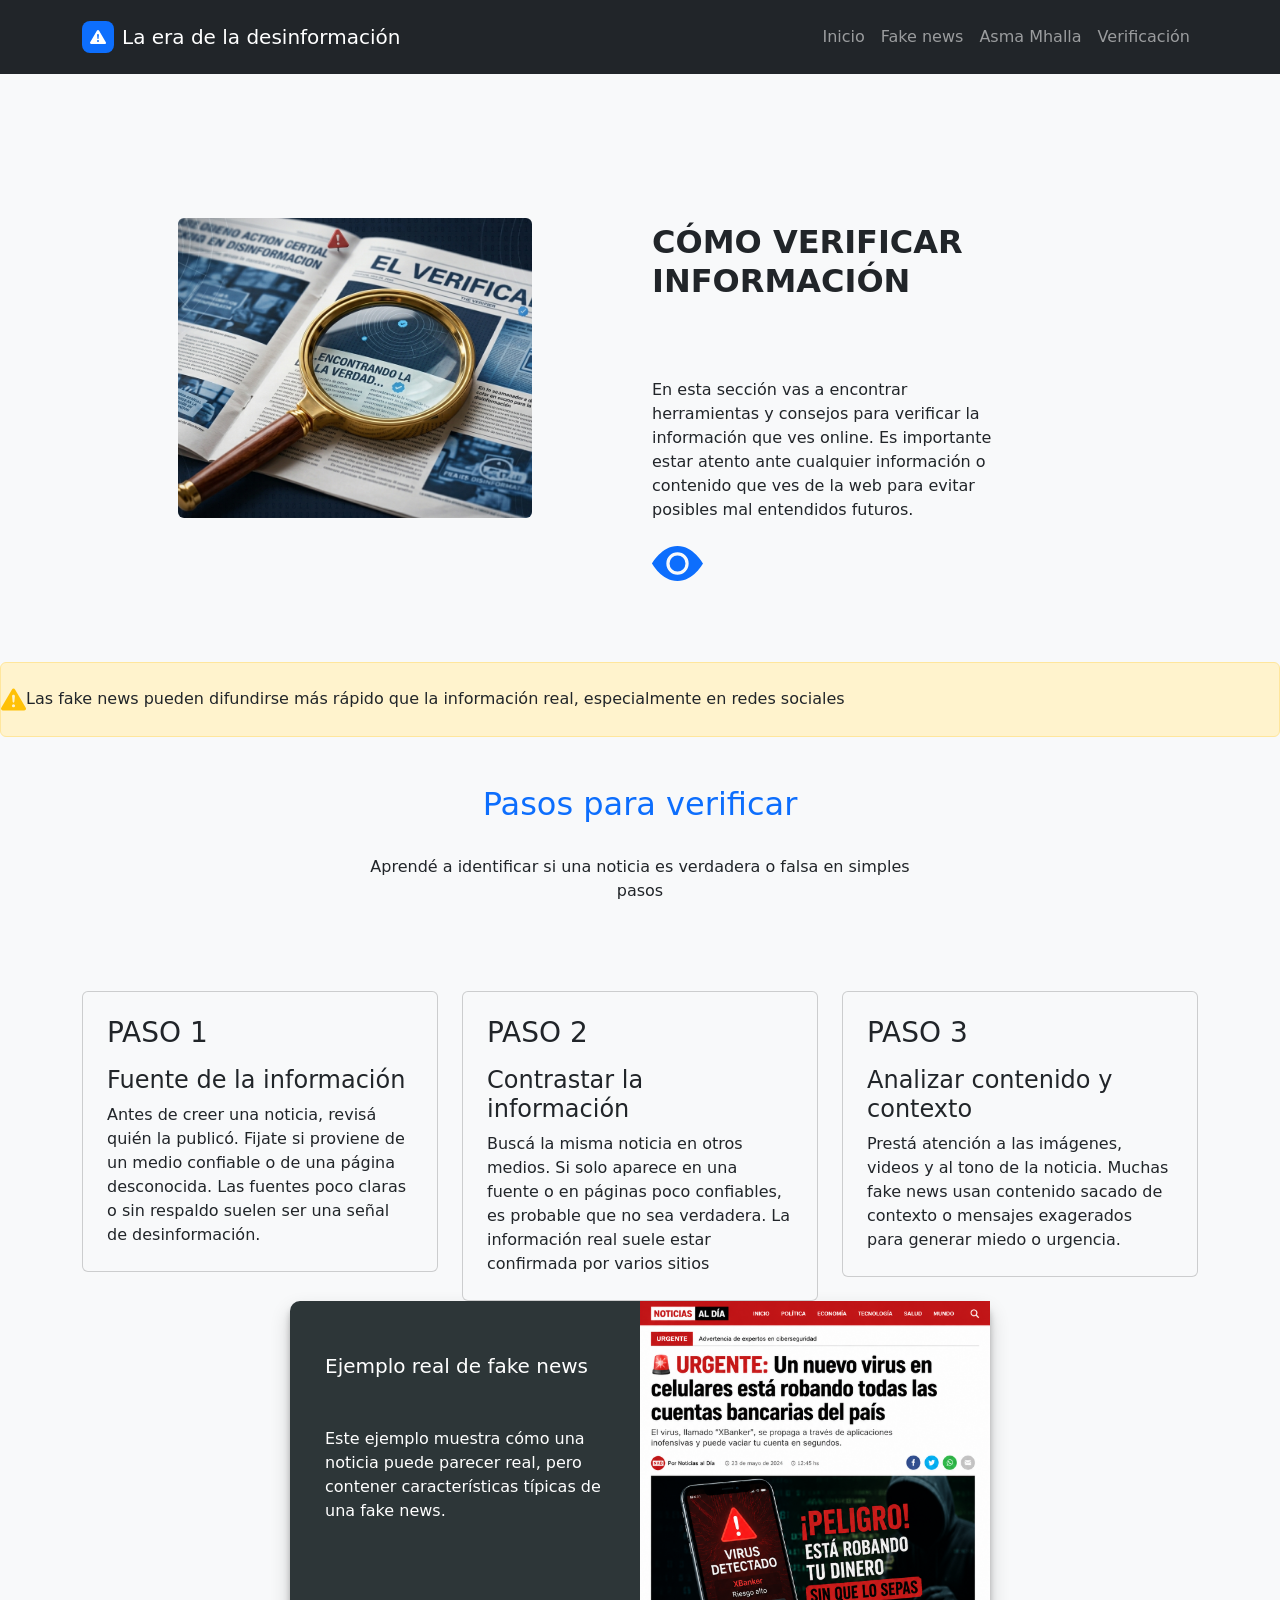
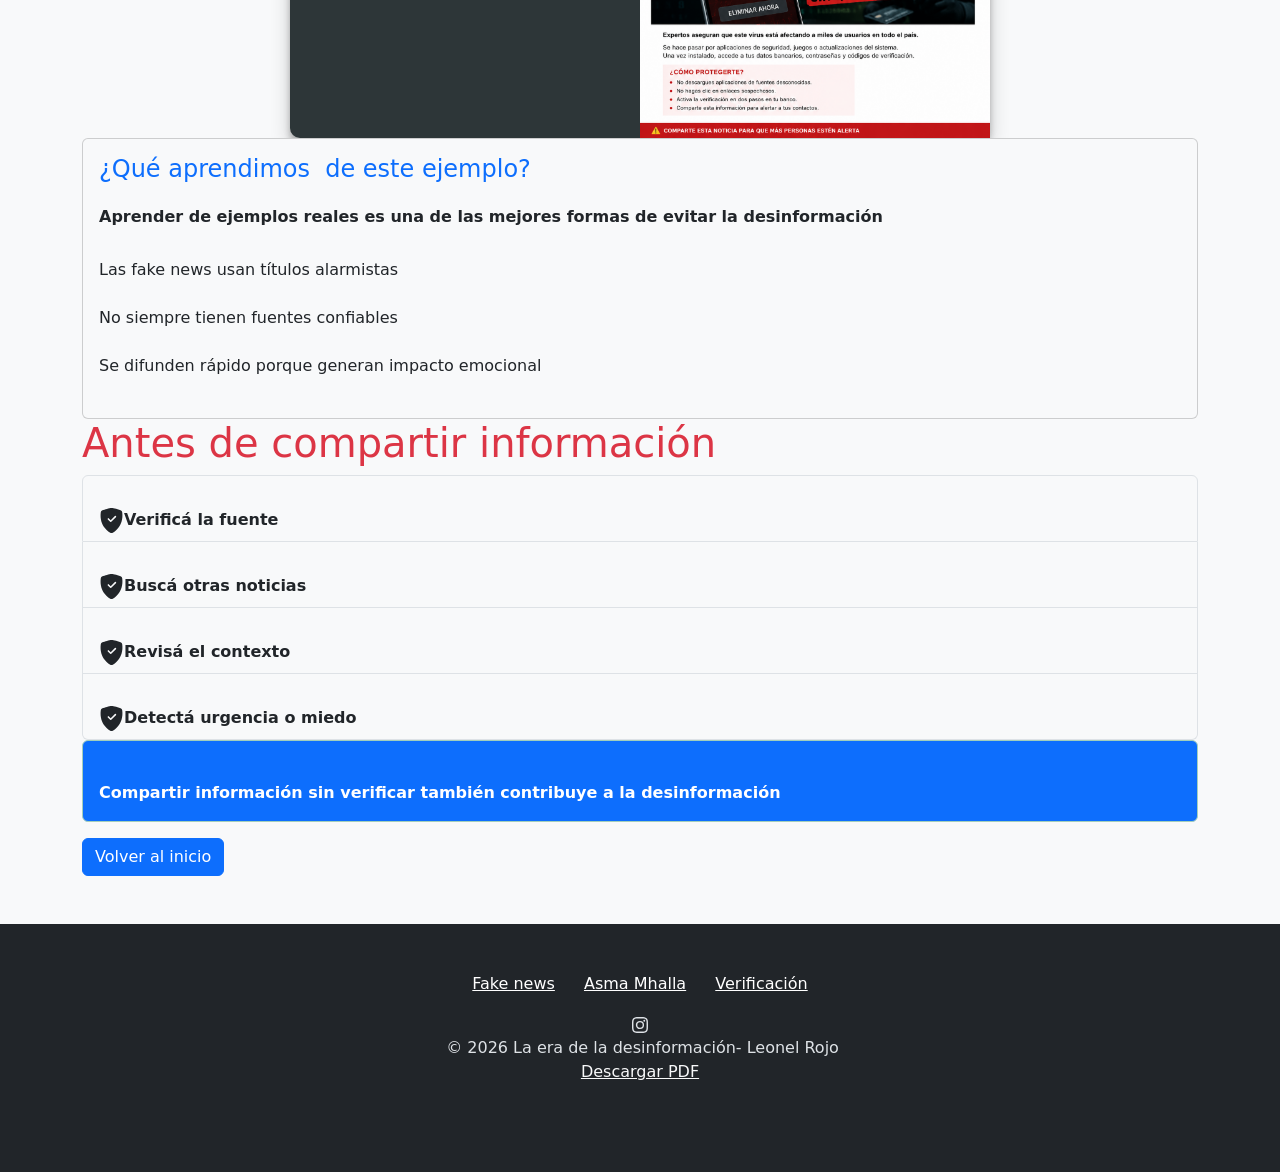
<file: pagina3.html>
<!DOCTYPE html>
<html data-bs-theme="light" lang="en">

<head>
    <meta charset="utf-8">
    <meta name="viewport" content="width=device-width, initial-scale=1.0, shrink-to-fit=no">
    <title>pagina web fake news</title>
    <link rel="stylesheet" href="assets/bootstrap/css/bootstrap.min.css">
    <link rel="stylesheet" href="assets/css/05---npf_fmt-subtitulo-de-Contedo.css">
    <link rel="stylesheet" href="assets/css/Bootstrap-Callout-Info.css">
    <link rel="stylesheet" href="assets/css/bss-overrides.css">
    <link rel="stylesheet" href="assets/css/dh-card-image-left-dark.css">
    <link rel="stylesheet" href="assets/css/Navbar-Centered-Brand-Dark-icons.css">
    <link rel="stylesheet" href="assets/css/Timeline.css">
</head>

<body>
    <nav class="navbar navbar-expand-md bg-dark py-3" data-bs-theme="dark">
        <div class="container"><a class="navbar-brand d-flex align-items-center" href="#"><span class="bs-icon-sm bs-icon-rounded bs-icon-primary d-flex justify-content-center align-items-center me-2 bs-icon"><svg class="bi bi-exclamation-triangle-fill" xmlns="http://www.w3.org/2000/svg" width="1em" height="1em" fill="currentColor" viewBox="0 0 16 16">
                        <path d="M8.982 1.566a1.13 1.13 0 0 0-1.96 0L.165 13.233c-.457.778.091 1.767.98 1.767h13.713c.889 0 1.438-.99.98-1.767L8.982 1.566zM8 5c.535 0 .954.462.9.995l-.35 3.507a.552.552 0 0 1-1.1 0L7.1 5.995A.905.905 0 0 1 8 5m.002 6a1 1 0 1 1 0 2 1 1 0 0 1 0-2"></path>
                    </svg></span><span>La era de la desinformación</span></a><button class="navbar-toggler" data-bs-toggle="collapse" data-bs-target="#navcol-5"><span class="visually-hidden">Toggle navigation</span><span class="navbar-toggler-icon"></span></button>
            <div class="collapse navbar-collapse" id="navcol-5">
                <ul class="navbar-nav ms-auto">
                    <li class="nav-item"><a class="nav-link" href="index.html">Inicio</a></li>
                    <li class="nav-item"><a class="nav-link" href="pagina1.html">Fake news</a></li>
                    <li class="nav-item"><a class="nav-link" href="pagina2.html">Asma Mhalla</a></li>
                    <li class="nav-item"><a class="nav-link" href="pagina3.html">Verificación</a></li>
                </ul>
            </div>
        </div>
    </nav>
    <div class="container py-4 py-xl-5" style="padding: 48px 12px;">
        <div class="row gy-4 gy-md-0">
            <div class="col-md-6" style="margin: 0px;">
                <div class="m-xl-5 p-xl-5"><img class="img-fluid object-fit-cover rounded" style="min-height: 300px;" src="assets/img/lupa.png" width="444" height="357"></div>
            </div>
            <div class="col-md-6 d-md-flex align-items-md-center" style="margin: 0px;">
                <div style="max-width: 350px;">
                    <h2 class="text-uppercase fw-bold text-dark"><br><br>Cómo verificar información<br><br></h2>
                    <p class="my-3"><br>En esta sección vas a encontrar herramientas y consejos para verificar la información que ves online. Es importante estar atento ante cualquier información o contenido que ves de la web para evitar posibles mal entendidos futuros.</p><a href="#https://www.argentina.gob.ar/justicia/convosenlaweb/situaciones/como-reconozco-una-noticia-falsa" target="_blank"><svg class="bi bi-eye-fill text-primary" xmlns="http://www.w3.org/2000/svg" width="1em" height="1em" fill="currentColor" viewBox="0 0 16 16" style="font-size: 51px;border-color: var(--bs-primary);color: rgb(27,128,158);">
                            <path d="M10.5 8a2.5 2.5 0 1 1-5 0 2.5 2.5 0 0 1 5 0"></path>
                            <path d="M0 8s3-5.5 8-5.5S16 8 16 8s-3 5.5-8 5.5S0 8 0 8m8 3.5a3.5 3.5 0 1 0 0-7 3.5 3.5 0 0 0 0 7"></path>
                        </svg></a>
                </div>
            </div>
        </div>
    </div>
    <div class="alert alert-warning text-dark" role="alert" style="padding: 0px;margin: auto;"><span class="text-dark"><br><svg class="bi bi-exclamation-triangle-fill" xmlns="http://www.w3.org/2000/svg" width="1em" height="1em" fill="currentColor" viewBox="0 0 16 16" style="font-size: 25px;color: var(--bs-warning);">
                <path d="M8.982 1.566a1.13 1.13 0 0 0-1.96 0L.165 13.233c-.457.778.091 1.767.98 1.767h13.713c.889 0 1.438-.99.98-1.767L8.982 1.566zM8 5c.535 0 .954.462.9.995l-.35 3.507a.552.552 0 0 1-1.1 0L7.1 5.995A.905.905 0 0 1 8 5m.002 6a1 1 0 1 1 0 2 1 1 0 0 1 0-2"></path>
            </svg>Las fake news pueden difundirse más rápido que la información real, especialmente en redes sociales<br><br></span></div>
    <div class="container py-4 py-xl-5" style="padding: 48px 12px;">
        <div class="row mb-5">
            <div class="col-md-8 col-xl-6 text-center mx-auto">
                <h2 class="text-primary" style="color: rgb(27,128,158);">Pasos para verificar</h2>
                <p><br>Aprendé a identificar si una noticia es verdadera o falsa en simples pasos<br><br></p>
            </div>
        </div>
        <div class="row gy-4 row-cols-1 row-cols-md-2 row-cols-xl-3">
            <div class="col">
                <div class="card">
                    <div class="card-body p-4">
                        <h3 class="text-uppercase text-dark mb-3 marcador mt-80">Paso 1</h3>
                        <h4 class="text-dark card-title" style="color: var(--bs-secondary);">Fuente de la información</h4>
                        <p class="card-text">Antes de creer una noticia, revisá quién la publicó. Fijate si proviene de un medio confiable o de una página desconocida. Las fuentes poco claras o sin respaldo suelen ser una señal de desinformación.</p>
                    </div>
                </div>
            </div>
            <div class="col">
                <div class="card">
                    <div class="card-body p-4">
                        <h3 class="text-uppercase text-dark mb-3 marcador mt-80">paso 2</h3>
                        <h4 class="text-dark card-title" style="color: var(--bs-secondary);">Contrastar la información</h4>
                        <p class="card-text">Buscá la misma noticia en otros medios. Si solo aparece en una fuente o en páginas poco confiables, es probable que no sea verdadera. La información real suele estar confirmada por varios sitios</p>
                    </div>
                </div>
            </div>
            <div class="col">
                <div class="card">
                    <div class="card-body p-4">
                        <h3 class="text-uppercase text-dark mb-3 marcador mt-80">paso 3</h3>
                        <h4 class="text-dark card-title" style="color: var(--bs-secondary);">Analizar contenido y contexto</h4>
                        <p class="card-text">Prestá atención a las imágenes, videos y al tono de la noticia. Muchas fake news usan contenido sacado de contexto o mensajes exagerados para generar miedo o urgencia.</p>
                    </div>
                </div>
            </div>
        </div>
        <section>
            <div class="container">
                <div class="photo-card">
                    <div class="photo-details">
                        <h1><br>Ejemplo real de fake news<br><br></h1>
                        <p><br>Este ejemplo muestra cómo una noticia puede parecer real, pero contener características típicas de una fake news.<br><br></p>
                        <div class="photo-tags">
                            <ul></ul>
                        </div>
                    </div><img class="img-fluid" width="350" height="387" src="assets/img/ChatGPT%20Image%2018%20jun%202026,%2004_20_38%20p.m.png">
                </div>
            </div>
        </section>
        <div class="card">
            <div class="card-body">
                <h4 class="text-primary card-title" style="color: rgb(27,128,158);">¿Qué aprendimos&nbsp; de este ejemplo?</h4>
                <h6 class="text-dark mb-2 card-subtitle"><br><strong>Aprender de ejemplos reales es una de las mejores formas de evitar la desinformación</strong></h6>
                <p class="card-text"><br>Las fake news usan títulos alarmistas<br><br>No siempre tienen fuentes confiables<br><br>Se difunden rápido porque generan impacto emocional<br><br></p>
            </div>
        </div>
        <h1 style="color: var(--bs-danger);">Antes de compartir información</h1>
        <ul class="list-group">
            <li class="list-group-item link-dark"><span><br> <svg class="bi bi-shield-fill-check" xmlns="http://www.w3.org/2000/svg" width="1em" height="1em" fill="currentColor" viewBox="0 0 16 16" style="font-size: 25px;">
                        <path fill-rule="evenodd" d="M8 0c-.69 0-1.843.265-2.928.56-1.11.3-2.229.655-2.887.87a1.54 1.54 0 0 0-1.044 1.262c-.596 4.477.787 7.795 2.465 9.99a11.777 11.777 0 0 0 2.517 2.453c.386.273.744.482 1.048.625.28.132.581.24.829.24s.548-.108.829-.24a7.159 7.159 0 0 0 1.048-.625 11.775 11.775 0 0 0 2.517-2.453c1.678-2.195 3.061-5.513 2.465-9.99a1.541 1.541 0 0 0-1.044-1.263 62.467 62.467 0 0 0-2.887-.87C9.843.266 8.69 0 8 0m2.146 5.146a.5.5 0 0 1 .708.708l-3 3a.5.5 0 0 1-.708 0l-1.5-1.5a.5.5 0 1 1 .708-.708L7.5 7.793l2.646-2.647z"></path>
                    </svg><strong>Verificá la fuente</strong></span></li>
            <li class="list-group-item"><span><br><svg class="bi bi-shield-fill-check" xmlns="http://www.w3.org/2000/svg" width="1em" height="1em" fill="currentColor" viewBox="0 0 16 16" style="font-size: 25px;">
                        <path fill-rule="evenodd" d="M8 0c-.69 0-1.843.265-2.928.56-1.11.3-2.229.655-2.887.87a1.54 1.54 0 0 0-1.044 1.262c-.596 4.477.787 7.795 2.465 9.99a11.777 11.777 0 0 0 2.517 2.453c.386.273.744.482 1.048.625.28.132.581.24.829.24s.548-.108.829-.24a7.159 7.159 0 0 0 1.048-.625 11.775 11.775 0 0 0 2.517-2.453c1.678-2.195 3.061-5.513 2.465-9.99a1.541 1.541 0 0 0-1.044-1.263 62.467 62.467 0 0 0-2.887-.87C9.843.266 8.69 0 8 0m2.146 5.146a.5.5 0 0 1 .708.708l-3 3a.5.5 0 0 1-.708 0l-1.5-1.5a.5.5 0 1 1 .708-.708L7.5 7.793l2.646-2.647z"></path>
                    </svg><strong>Buscá otras noticias</strong></span></li>
            <li class="list-group-item link-dark"><span><br><svg class="bi bi-shield-fill-check" xmlns="http://www.w3.org/2000/svg" width="1em" height="1em" fill="currentColor" viewBox="0 0 16 16" style="font-size: 25px;">
                        <path fill-rule="evenodd" d="M8 0c-.69 0-1.843.265-2.928.56-1.11.3-2.229.655-2.887.87a1.54 1.54 0 0 0-1.044 1.262c-.596 4.477.787 7.795 2.465 9.99a11.777 11.777 0 0 0 2.517 2.453c.386.273.744.482 1.048.625.28.132.581.24.829.24s.548-.108.829-.24a7.159 7.159 0 0 0 1.048-.625 11.775 11.775 0 0 0 2.517-2.453c1.678-2.195 3.061-5.513 2.465-9.99a1.541 1.541 0 0 0-1.044-1.263 62.467 62.467 0 0 0-2.887-.87C9.843.266 8.69 0 8 0m2.146 5.146a.5.5 0 0 1 .708.708l-3 3a.5.5 0 0 1-.708 0l-1.5-1.5a.5.5 0 1 1 .708-.708L7.5 7.793l2.646-2.647z"></path>
                    </svg><strong>Revisá el contexto</strong></span></li>
            <li class="list-group-item link-dark"><span><br><svg class="bi bi-shield-fill-check" xmlns="http://www.w3.org/2000/svg" width="1em" height="1em" fill="currentColor" viewBox="0 0 16 16" style="font-size: 25px;">
                        <path fill-rule="evenodd" d="M8 0c-.69 0-1.843.265-2.928.56-1.11.3-2.229.655-2.887.87a1.54 1.54 0 0 0-1.044 1.262c-.596 4.477.787 7.795 2.465 9.99a11.777 11.777 0 0 0 2.517 2.453c.386.273.744.482 1.048.625.28.132.581.24.829.24s.548-.108.829-.24a7.159 7.159 0 0 0 1.048-.625 11.775 11.775 0 0 0 2.517-2.453c1.678-2.195 3.061-5.513 2.465-9.99a1.541 1.541 0 0 0-1.044-1.263 62.467 62.467 0 0 0-2.887-.87C9.843.266 8.69 0 8 0m2.146 5.146a.5.5 0 0 1 .708.708l-3 3a.5.5 0 0 1-.708 0l-1.5-1.5a.5.5 0 1 1 .708-.708L7.5 7.793l2.646-2.647z"></path>
                    </svg><strong>Detectá urgencia o miedo</strong></span></li>
        </ul>
        <div class="alert alert-success text-bg-primary" role="alert"><span><br><strong>Compartir información sin verificar también contribuye a la desinformación</strong></span></div><a class="btn btn-primary" role="button" href="index.html">Volver al inicio</a>
    </div>
    <footer class="text-center bg-body" data-bs-theme="dark">
        <div class="container py-4 py-lg-5">
            <ul class="list-inline">
                <li class="list-inline-item me-4"><a class="link-body-emphasis" href="pagina1.html">Fake news</a></li>
                <li class="list-inline-item me-4"><a class="link-body-emphasis" href="pagina2.html">Asma Mhalla</a></li>
                <li class="list-inline-item"><a class="link-body-emphasis" href="pagina3.html">Verificación</a></li>
            </ul><a href="#https://www.instagram.com/comunicacion.unrc/" target="_blank"><svg class="bi bi-instagram text-body" xmlns="http://www.w3.org/2000/svg" width="1em" height="1em" fill="currentColor" viewBox="0 0 16 16">
                    <path d="M8 0C5.829 0 5.556.01 4.703.048 3.85.088 3.269.222 2.76.42a3.917 3.917 0 0 0-1.417.923A3.927 3.927 0 0 0 .42 2.76C.222 3.268.087 3.85.048 4.7.01 5.555 0 5.827 0 8.001c0 2.172.01 2.444.048 3.297.04.852.174 1.433.372 1.942.205.526.478.972.923 1.417.444.445.89.719 1.416.923.51.198 1.09.333 1.942.372C5.555 15.99 5.827 16 8 16s2.444-.01 3.298-.048c.851-.04 1.434-.174 1.943-.372a3.916 3.916 0 0 0 1.416-.923c.445-.445.718-.891.923-1.417.197-.509.332-1.09.372-1.942C15.99 10.445 16 10.173 16 8s-.01-2.445-.048-3.299c-.04-.851-.175-1.433-.372-1.941a3.926 3.926 0 0 0-.923-1.417A3.911 3.911 0 0 0 13.24.42c-.51-.198-1.092-.333-1.943-.372C10.443.01 10.172 0 7.998 0h.003zm-.717 1.442h.718c2.136 0 2.389.007 3.232.046.78.035 1.204.166 1.486.275.373.145.64.319.92.599.28.28.453.546.598.92.11.281.24.705.275 1.485.039.843.047 1.096.047 3.231s-.008 2.389-.047 3.232c-.035.78-.166 1.203-.275 1.485a2.47 2.47 0 0 1-.599.919c-.28.28-.546.453-.92.598-.28.11-.704.24-1.485.276-.843.038-1.096.047-3.232.047s-2.39-.009-3.233-.047c-.78-.036-1.203-.166-1.485-.276a2.478 2.478 0 0 1-.92-.598 2.48 2.48 0 0 1-.6-.92c-.109-.281-.24-.705-.275-1.485-.038-.843-.046-1.096-.046-3.233 0-2.136.008-2.388.046-3.231.036-.78.166-1.204.276-1.486.145-.373.319-.64.599-.92.28-.28.546-.453.92-.598.282-.11.705-.24 1.485-.276.738-.034 1.024-.044 2.515-.045v.002zm4.988 1.328a.96.96 0 1 0 0 1.92.96.96 0 0 0 0-1.92zm-4.27 1.122a4.109 4.109 0 1 0 0 8.217 4.109 4.109 0 0 0 0-8.217zm0 1.441a2.667 2.667 0 1 1 0 5.334 2.667 2.667 0 0 1 0-5.334"></path>
                </svg></a>
            <p class="text-body mb-0">&nbsp;© 2026 La era de la desinformación- Leonel Rojo</p><a class="link-light" href="file:///C:/Users/leo/Desktop/pagina%20web%20fake%20news.pdf" target="_blank">Descargar PDF</a>
            <ul class="list-inline">
                <li class="list-inline-item me-4"><a href="#"></a></li>
                <li class="list-inline-item me-4"><a href="#"></a></li>
                <li class="list-inline-item"><a href="#"></a></li>
            </ul>
        </div>
    </footer>
    <script src="assets/bootstrap/js/bootstrap.min.js"></script>
</body>

</html>
</file>
<file: assets/css/05---npf_fmt-subtitulo-de-Contedo.css>
@media only print {
  * {
    background: transparent !important;
    color: #000 !important;
    text-shadow: none !important;
    filter: none !important;
    -ms-filter: none !important;
  }
}

@media only print {
  * {
    background: transparent !important;
    color: #000 !important;
    text-shadow: none !important;
    filter: none !important;
    -ms-filter: none !important;
  }
}

@media only print {
  .marcador {
    padding-left: 10px;
    border-left: solid 6px #000;
  }
}
</file>
<file: assets/css/bss-overrides.css>
:root, [data-bs-theme=light] {
  --bs-body-bg: #f8f9fa;
  --bs-body-bg-rgb: 248,249,250;
}
</file>
<file: assets/css/dh-card-image-left-dark.css>
.photo-card {
  background-color: #2d3638;
  border-radius: 10px;
  box-shadow: 0 10px 20px rgba(0, 0, 0, 0.19), 0 6px 6px rgba(0, 0, 0, 0.23);
  display: flex;
  flex-direction: column;
  width: 100%;
  max-width: 700px;
  margin-left: auto;
  margin-right: auto;
}

@media screen and (min-width: 700px) {
  .photo-card {
    flex-direction: row;
  }
}

.photo-background {
  background-position: center;
  background-size: cover;
  border-top-left-radius: 10px;
  border-top-right-radius: 10px;
  min-height: 250px;
}

@media screen and (min-width: 700px) {
  .photo-background {
    border-top-left-radius: 10px;
    border-top-right-radius: 0;
    border-bottom-left-radius: 10px;
    min-height: none;
    width: 50%;
  }
}

.photo-details {
  padding: 2.1875em 5%;
}

@media screen and (min-width: 700px) {
  .photo-details {
    width: 50%;
  }
}

.photo-details h1, .photo-details h4 {
  color: #fff;
  font-weight: 500;
  margin: 0;
}

.photo-details h1 {
  font-size: 125%;
  line-height: 1;
  margin-bottom: 0.35em;
}

.photo-tags ul {
  list-style-type: none;
  margin: 0;
  padding: 0;
  display: flex;
  flex-wrap: wrap;
  font-size: 87.5%;
  margin-top: 0.35em;
  text-transform: lowercase;
}

.photo-tags li {
  margin: 0 0.35em 0.35em 0;
}

.photo-tags a {
  background-color: #191e20;
  border-radius: 50px;
  color: #fff;
  display: block;
  padding: 0.3125em 1.25em;
  text-decoration: none;
  transition: color 0.3s ease;
}

.photo-tags a:hover, .photo-tags a:focus {
  color: #e37544;
}

.photo-details p {
  color: white;
}
</file>
<file: assets/css/Navbar-Centered-Brand-Dark-icons.css>
.bs-icon {
  --bs-icon-size: .75rem;
  display: flex;
  flex-shrink: 0;
  justify-content: center;
  align-items: center;
  font-size: var(--bs-icon-size);
  width: calc(var(--bs-icon-size) * 2);
  height: calc(var(--bs-icon-size) * 2);
  color: var(--bs-primary);
}

.bs-icon-xs {
  --bs-icon-size: 1rem;
  width: calc(var(--bs-icon-size) * 1.5);
  height: calc(var(--bs-icon-size) * 1.5);
}

.bs-icon-sm {
  --bs-icon-size: 1rem;
}

.bs-icon-md {
  --bs-icon-size: 1.5rem;
}

.bs-icon-lg {
  --bs-icon-size: 2rem;
}

.bs-icon-xl {
  --bs-icon-size: 2.5rem;
}

.bs-icon.bs-icon-primary {
  color: var(--bs-white);
  background: var(--bs-primary);
}

.bs-icon.bs-icon-primary-light {
  color: var(--bs-primary);
  background: rgba(var(--bs-primary-rgb), .2);
}

.bs-icon.bs-icon-semi-white {
  color: var(--bs-primary);
  background: rgba(255, 255, 255, .5);
}

.bs-icon.bs-icon-rounded {
  border-radius: .5rem;
}

.bs-icon.bs-icon-circle {
  border-radius: 50%;
}
</file>
<file: assets/css/Timeline.css>
#section-timeline .text-muted {
  color: #777;
}

section#section-timeline {
  padding: 100px 0;
}

section#section-timeline h2.section-heading {
  font-size: 40px;
  margin-top: 0;
  margin-bottom: 15px;
}

section#section-timeline h3.section-subheading {
  font-size: 16px;
  text-transform: none;
  font-weight: 400;
  margin-bottom: 75px;
}

@media (min-width:768px) {
  section#section-timeline {
    padding: 150px 0;
  }
}

.timeline {
  list-style: none;
  padding: 0;
  position: relative;
}

.timeline:before {
  top: 0;
  bottom: 0;
  position: absolute;
  content: "";
  width: 2px;
  background-color: #f1f1f1;
  left: 40px;
  margin-left: -1.5px;
}

.timeline > li {
  margin-bottom: 50px;
  position: relative;
  min-height: 50px;
}

.timeline > li:after, .timeline > li:before {
  content: " ";
  display: table;
}

.timeline > li:after {
  clear: both;
}

.timeline > li .timeline-panel {
  width: 100%;
  float: right;
  padding: 0 20px 0 100px;
  position: relative;
  text-align: left;
}

.timeline > li .timeline-panel:before {
  border-left-width: 0;
  border-right-width: 15px;
  left: -15px;
  right: auto;
}

.timeline > li .timeline-panel:after {
  border-left-width: 0;
  border-right-width: 14px;
  left: -14px;
  right: auto;
}

.timeline > li .timeline-image {
  left: 0;
  margin-left: 0;
  width: 80px;
  height: 80px;
  position: absolute;
  z-index: 100;
  background-color: #fed136;
  color: #fff;
  border-radius: 100%;
  border: 7px solid #f1f1f1;
  text-align: center;
}

.timeline > li .timeline-image h4 {
  font-size: 10px;
  margin-top: 12px;
  line-height: 14px;
}

.timeline > li.timeline-inverted > .timeline-panel {
  float: right;
  text-align: left;
  padding: 0 20px 0 100px;
}

.timeline > li.timeline-inverted > .timeline-panel:before {
  border-left-width: 0;
  border-right-width: 15px;
  left: -15px;
  right: auto;
}

.timeline > li.timeline-inverted > .timeline-panel:after {
  border-left-width: 0;
  border-right-width: 14px;
  left: -14px;
  right: auto;
}

.timeline > li:last-child {
  margin-bottom: 0;
}

.timeline .timeline-heading h4 {
  margin-top: 0;
  color: inherit;
}

.timeline .timeline-heading h4.subheading {
  text-transform: none;
}

.timeline .timeline-body > p, .timeline .timeline-body > ul {
  margin-bottom: 0;
}

@media (min-width:768px) {
  .timeline:before {
    left: 50%;
  }
}

@media (min-width:768px) {
  .timeline > li {
    margin-bottom: 100px;
    min-height: 100px;
  }
}

@media (min-width:768px) {
  .timeline > li .timeline-panel {
    width: 41%;
    float: left;
    padding: 0 20px 20px 30px;
    text-align: right;
  }
}

@media (min-width:768px) {
  .timeline > li .timeline-image {
    width: 100px;
    height: 100px;
    left: 50%;
    margin-left: -50px;
  }
}

@media (min-width:768px) {
  .timeline > li .timeline-image h4 {
    font-size: 13px;
    margin-top: 16px;
    line-height: 18px;
  }
}

@media (min-width:768px) {
  .timeline > li.timeline-inverted > .timeline-panel {
    float: right;
    text-align: left;
    padding: 0 30px 20px 20px;
  }
}

@media (min-width:992px) {
  .timeline > li .timeline-panel, .timeline > li.timeline-inverted > .timeline-panel {
    padding: 0 20px 20px;
  }
}

@media (min-width:992px) {
  .timeline > li {
    min-height: 150px;
  }
}

@media (min-width:992px) {
  .timeline > li .timeline-image {
    width: 150px;
    height: 150px;
    margin-left: -75px;
  }
}

@media (min-width:992px) {
  .timeline > li .timeline-image h4 {
    font-size: 18px;
    margin-top: 30px;
    line-height: 26px;
  }
}

@media (min-width:1200px) {
  .timeline > li {
    min-height: 170px;
  }
}

@media (min-width:1200px) {
  .timeline > li .timeline-panel {
    padding: 0 20px 20px 100px;
  }
}

@media (min-width:1200px) {
  .timeline > li .timeline-image {
    width: 170px;
    height: 170px;
    margin-left: -85px;
  }
}

@media (min-width:1200px) {
  .timeline > li .timeline-image h4 {
    margin-top: 40px;
  }
}

@media (min-width:1200px) {
  .timeline > li.timeline-inverted > .timeline-panel {
    padding: 0 100px 20px 20px;
  }
}

.timeline .list-group-item {
  margin-bottom: 0;
  background-color: inherit;
  border: none;
}
</file>
